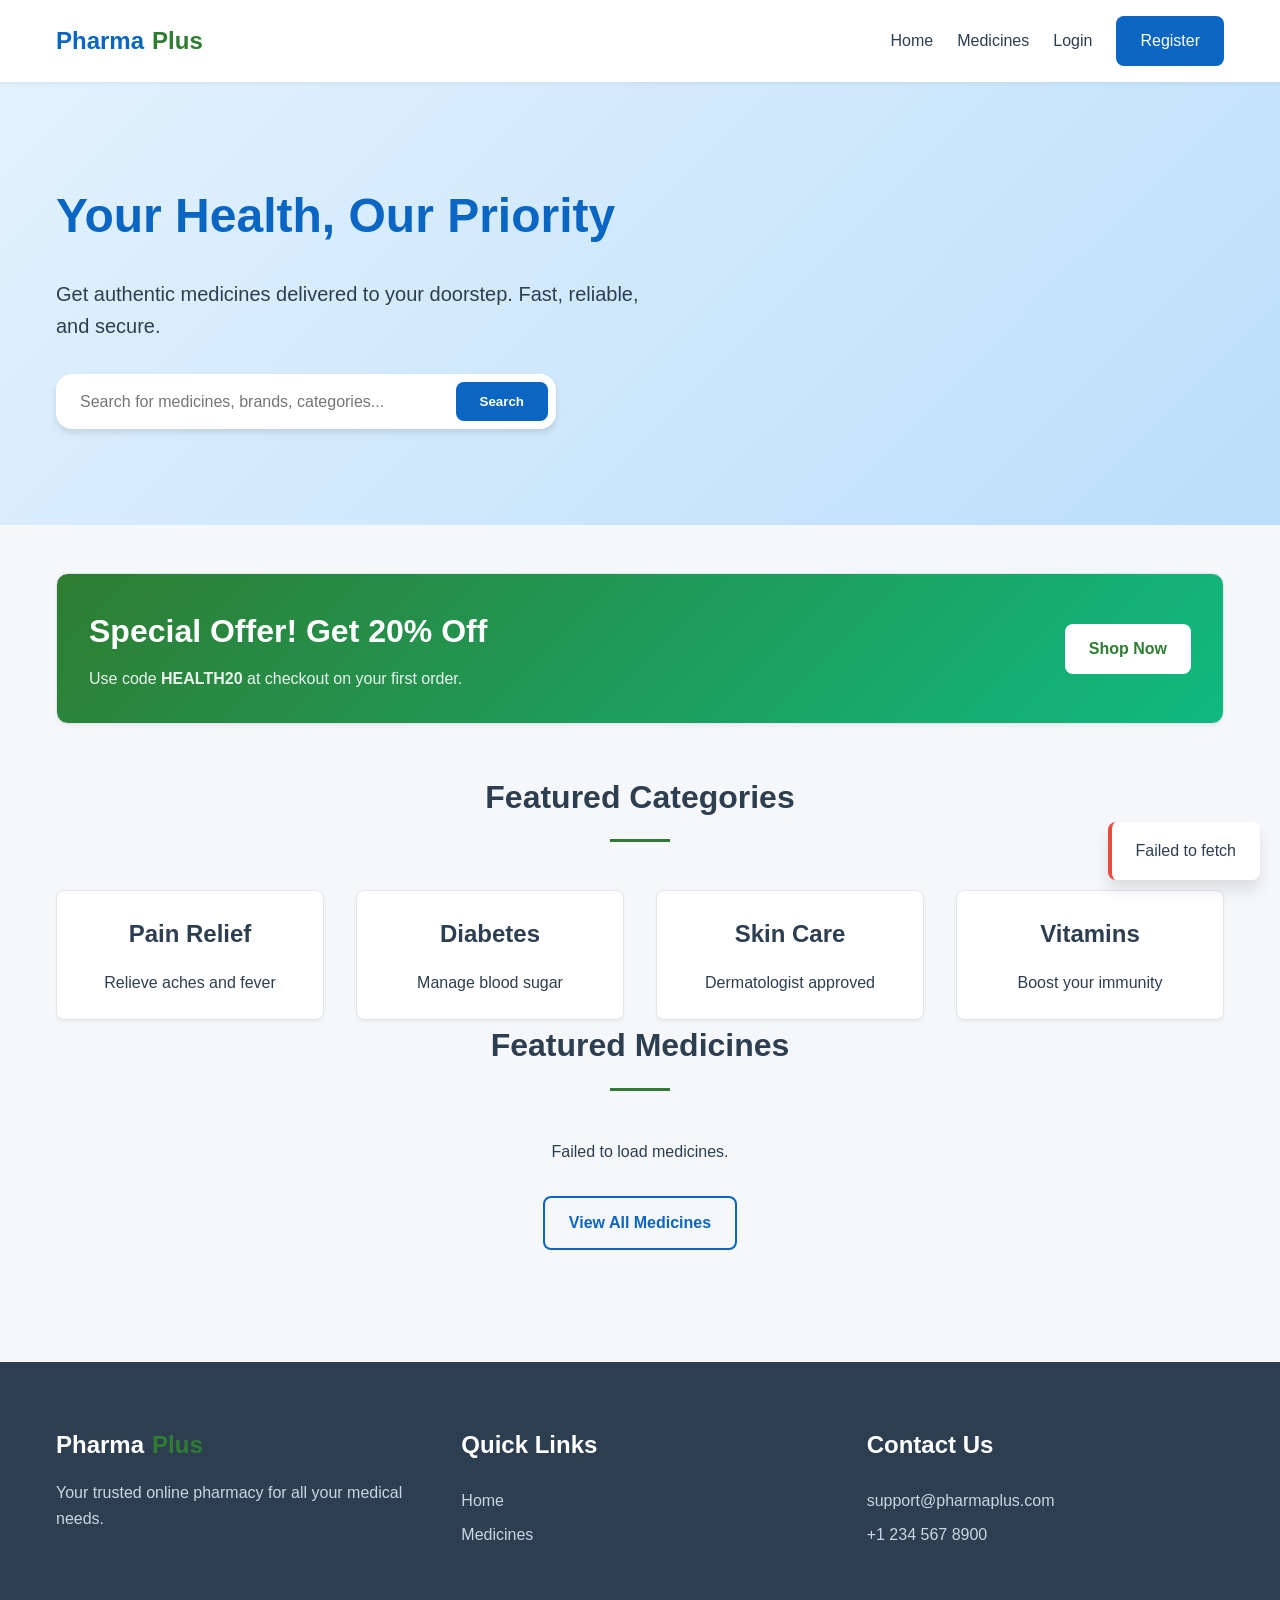
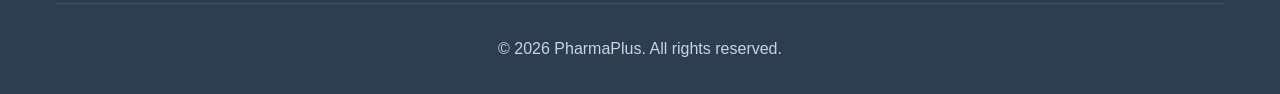
<file: frontend/index.html>
<!DOCTYPE html>
<html lang="en">
<head>
    <meta charset="UTF-8">
    <meta name="viewport" content="width=device-width, initial-scale=1.0">
    <title>Pharmacy Management Website</title>
    <link rel="stylesheet" href="css/index.css">
</head>
<body>
    <nav class="navbar">
        <div class="container nav-container">
            <a href="index.html" class="logo">Pharma<span>Plus</span></a>
            <div class="nav-links">
                <a href="index.html">Home</a>
                <a href="medicines.html">Medicines</a>
                <a href="cart.html" class="auth-only hidden cart-icon">Cart <span id="cart-badge" class="cart-badge hidden">0</span></a>
                <a href="orders.html" class="auth-only hidden">Orders</a>
                <a href="login.html" class="guest-only">Login</a>
                <a href="register.html" class="guest-only btn btn-primary" style="color: white;">Register</a>
                <a href="admin-dashboard.html" class="admin-only hidden">Admin</a>
                <a href="#" class="auth-only hidden logout-btn">Logout</a>
                <a href="profile.html" class="auth-only hidden user-name" style="font-weight: bold; color: var(--primary-green);"></a>
            </div>
        </div>
    </nav>

    <header class="hero">
        <div class="container d-flex align-items-center justify-content-between">
            <div class="hero-content">
                <h1>Your Health, Our Priority</h1>
                <p>Get authentic medicines delivered to your doorstep. Fast, reliable, and secure.</p>
                <div class="search-bar">
                    <input type="text" id="home-search" placeholder="Search for medicines, brands, categories...">
                    <button class="btn btn-primary" onclick="window.location.href='medicines.html'">Search</button>
                </div>
            </div>
            <div class="hero-shape"></div>
        </div>
    </header>

    <section class="container py-5">
        <div class="card" style="background: linear-gradient(135deg, var(--primary-green) 0%, #10b981 100%); color: white; padding: 2rem; border-radius: 12px; margin-bottom: 3rem;">
            <div class="d-flex justify-content-between align-items-center">
                <div>
                    <h2 style="color: white; margin-bottom: 0.5rem;">Special Offer! Get 20% Off</h2>
                    <p style="color: rgba(255,255,255,0.9);">Use code <strong>HEALTH20</strong> at checkout on your first order.</p>
                </div>
                <a href="medicines.html" class="btn" style="background: white; color: var(--primary-green);">Shop Now</a>
            </div>
        </div>

        <h2 class="section-title">Featured Categories</h2>
        <div class="grid mb-5" style="grid-template-columns: repeat(auto-fit, minmax(200px, 1fr));">
            <div class="card text-center" style="cursor: pointer;" onclick="window.location.href='medicines.html'">
                <h3>Pain Relief</h3>
                <p>Relieve aches and fever</p>
            </div>
            <div class="card text-center" style="cursor: pointer;" onclick="window.location.href='medicines.html'">
                <h3>Diabetes</h3>
                <p>Manage blood sugar</p>
            </div>
            <div class="card text-center" style="cursor: pointer;" onclick="window.location.href='medicines.html'">
                <h3>Skin Care</h3>
                <p>Dermatologist approved</p>
            </div>
            <div class="card text-center" style="cursor: pointer;" onclick="window.location.href='medicines.html'">
                <h3>Vitamins</h3>
                <p>Boost your immunity</p>
            </div>
        </div>

        <h2 class="section-title">Featured Medicines</h2>
        <div class="grid" id="featured-medicines">
            <!-- Populated via JS -->
            <div class="loader"></div>
        </div>
        <div class="text-center mt-4">
            <a href="medicines.html" class="btn btn-outline">View All Medicines</a>
        </div>
    </section>

    <footer>
        <div class="container">
            <div class="footer-grid">
                <div class="footer-col">
                    <a href="index.html" class="logo" style="color:white;">Pharma<span style="color:var(--primary-green);">Plus</span></a>
                    <p class="mt-2" style="color:#cbd5e1;">Your trusted online pharmacy for all your medical needs.</p>
                </div>
                <div class="footer-col footer-links">
                    <h3>Quick Links</h3>
                    <a href="index.html">Home</a>
                    <a href="medicines.html">Medicines</a>
                </div>
                <div class="footer-col footer-links">
                    <h3>Contact Us</h3>
                    <a href="#">support@pharmaplus.com</a>
                    <a href="#">+1 234 567 8900</a>
                </div>
            </div>
            <div class="footer-bottom">
                &copy; 2026 PharmaPlus. All rights reserved.
            </div>
        </div>
    </footer>

    <script src="js/script.js"></script>
    <script>
        document.addEventListener('DOMContentLoaded', async () => {
            const container = document.getElementById('featured-medicines');
            try {
                const meds = await fetchAPI('/medicines');
                container.innerHTML = meds.slice(0, 4).map(med => `
                    <div class="card medicine-card">
                        <img src="${med.image || 'https://via.placeholder.com/200'}" alt="${med.medicineName}" class="medicine-img">
                        <h3 class="medicine-title">${med.medicineName}</h3>
                        <p class="medicine-category">${med.category}</p>
                        <div class="medicine-price">₹${med.price.toFixed(2)}</div>
                        <button class="btn btn-primary" onclick="addToCart('${med._id}')">Add to Cart</button>
                    </div>
                `).join('');
            } catch (e) {
                container.innerHTML = '<p class="text-center">Failed to load medicines.</p>';
            }
        });
    </script>
</body>
</html>
</file>
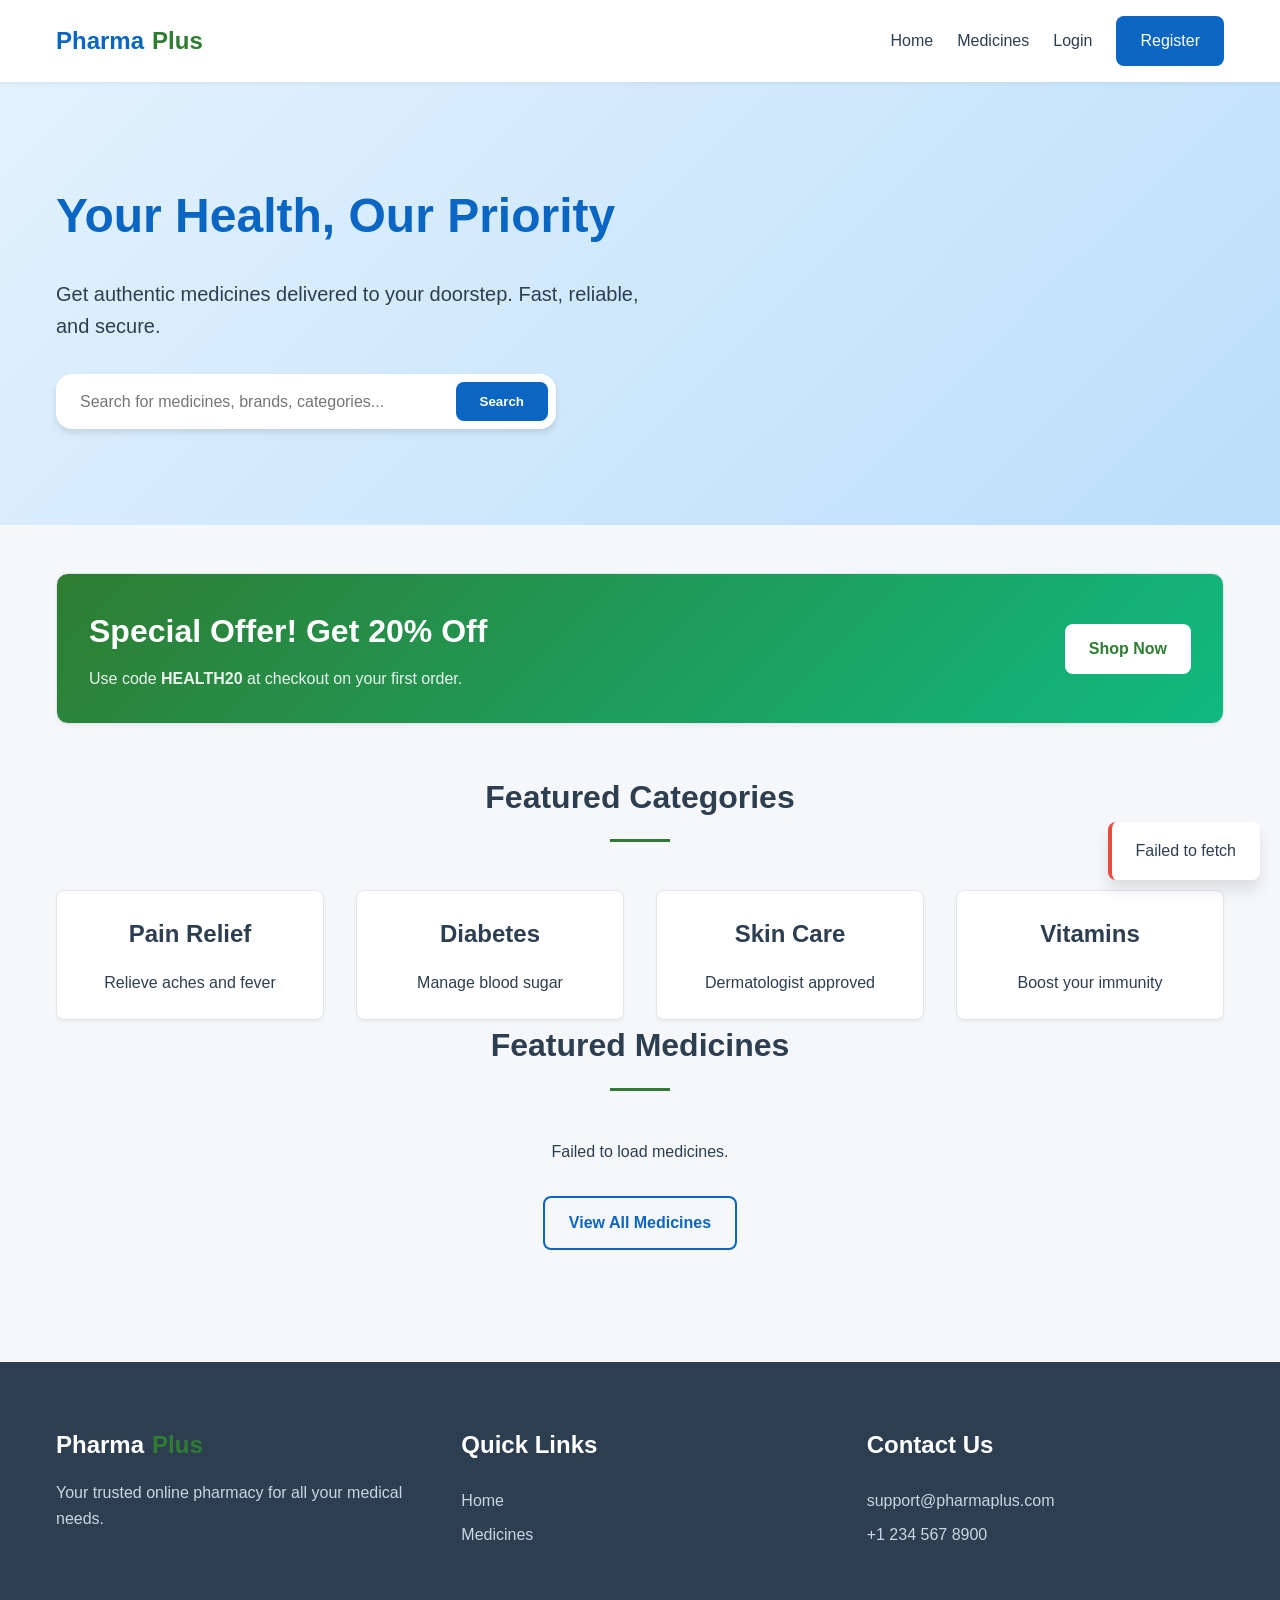
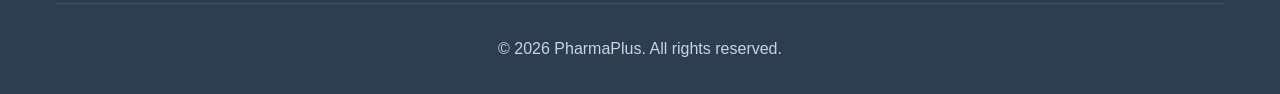
<file: frontend/admin-categories.html>
<!DOCTYPE html>
<html lang="en">
<head>
    <meta charset="UTF-8">
    <meta name="viewport" content="width=device-width, initial-scale=1.0">
    <title>Manage Categories - PharmaPlus</title>
    <link rel="stylesheet" href="css/index.css">
</head>
<body>
    <nav class="navbar">
        <div class="container nav-container">
            <a href="index.html" class="logo">Pharma<span>Admin</span></a>
            <div class="nav-links">
                <a href="#" class="logout-btn">Logout</a>
            </div>
        </div>
    </nav>

    <div class="dashboard-layout">
        <aside class="sidebar">
            <div class="sidebar-menu">
                <a href="admin-dashboard.html">Dashboard</a>
                <a href="admin-medicines.html">Medicines</a>
                <a href="admin-categories.html" class="active">Categories</a>
                <a href="admin-orders.html">Orders</a>
                <a href="admin-users.html">Users</a>
            </div>
        </aside>
        
        <main class="main-content">
            <div class="d-flex justify-content-between align-items-center mb-4">
                <h2>Manage Categories</h2>
                <button class="btn btn-primary" onclick="document.getElementById('add-cat-modal').classList.remove('hidden')">Add Category</button>
            </div>
            
            <div class="card table-responsive">
                <table>
                    <thead>
                        <tr>
                            <th>Category Name</th>
                            <th>Description</th>
                            <th>Actions</th>
                        </tr>
                    </thead>
                    <tbody id="cat-table">
                        <!-- Populated by JS -->
                    </tbody>
                </table>
            </div>

            <!-- Add Modal -->
            <div id="add-cat-modal" class="hidden" style="position:fixed; top:0; left:0; width:100%; height:100%; background:rgba(0,0,0,0.5); display:flex; justify-content:center; align-items:center; z-index:9999;">
                <div class="card" style="width: 400px;">
                    <h3 class="mb-3">Add Category</h3>
                    <form id="add-cat-form">
                        <div class="form-group">
                            <label class="form-label">Category Name</label>
                            <input type="text" name="categoryName" class="form-control" required>
                        </div>
                        <div class="form-group">
                            <label class="form-label">Description</label>
                            <textarea name="description" class="form-control"></textarea>
                        </div>
                        <div class="d-flex gap-2 mt-3">
                            <button type="submit" class="btn btn-success flex-1">Save</button>
                            <button type="button" class="btn btn-danger flex-1" onclick="document.getElementById('add-cat-modal').classList.add('hidden')">Cancel</button>
                        </div>
                    </form>
                </div>
            </div>

        </main>
    </div>

    <script src="js/script.js"></script>
    <script>
        document.addEventListener('DOMContentLoaded', () => {
            if(!isAdmin()) return window.location.href = 'index.html';
            loadTable();

            document.getElementById('add-cat-form').addEventListener('submit', async (e) => {
                e.preventDefault();
                const data = Object.fromEntries(new FormData(e.target));
                try {
                    await fetchAPI('/categories', { method: 'POST', body: JSON.stringify(data) });
                    showToast('Category added successfully');
                    document.getElementById('add-cat-modal').classList.add('hidden');
                    e.target.reset();
                    loadTable();
                } catch(e) {}
            });
        });

        async function loadTable() {
            const tbody = document.getElementById('cat-table');
            try {
                const cats = await fetchAPI('/categories');
                tbody.innerHTML = cats.map(cat => `
                    <tr>
                        <td>${cat.categoryName}</td>
                        <td>${cat.description}</td>
                        <td>
                            <button class="btn btn-danger" onclick="deleteCat('${cat._id}')" style="padding: 0.25rem 0.5rem; font-size: 0.8rem;">Delete</button>
                        </td>
                    </tr>
                `).join('');
            } catch (e) {
                tbody.innerHTML = '<tr><td colspan="3">Failed to load</td></tr>';
            }
        }

        async function deleteCat(id) {
            if(!confirm('Are you sure you want to delete this category?')) return;
            try {
                await fetchAPI(`/categories/${id}`, { method: 'DELETE' });
                showToast('Deleted');
                loadTable();
            } catch(e) {}
        }
    </script>
</body>
</html>
</file>
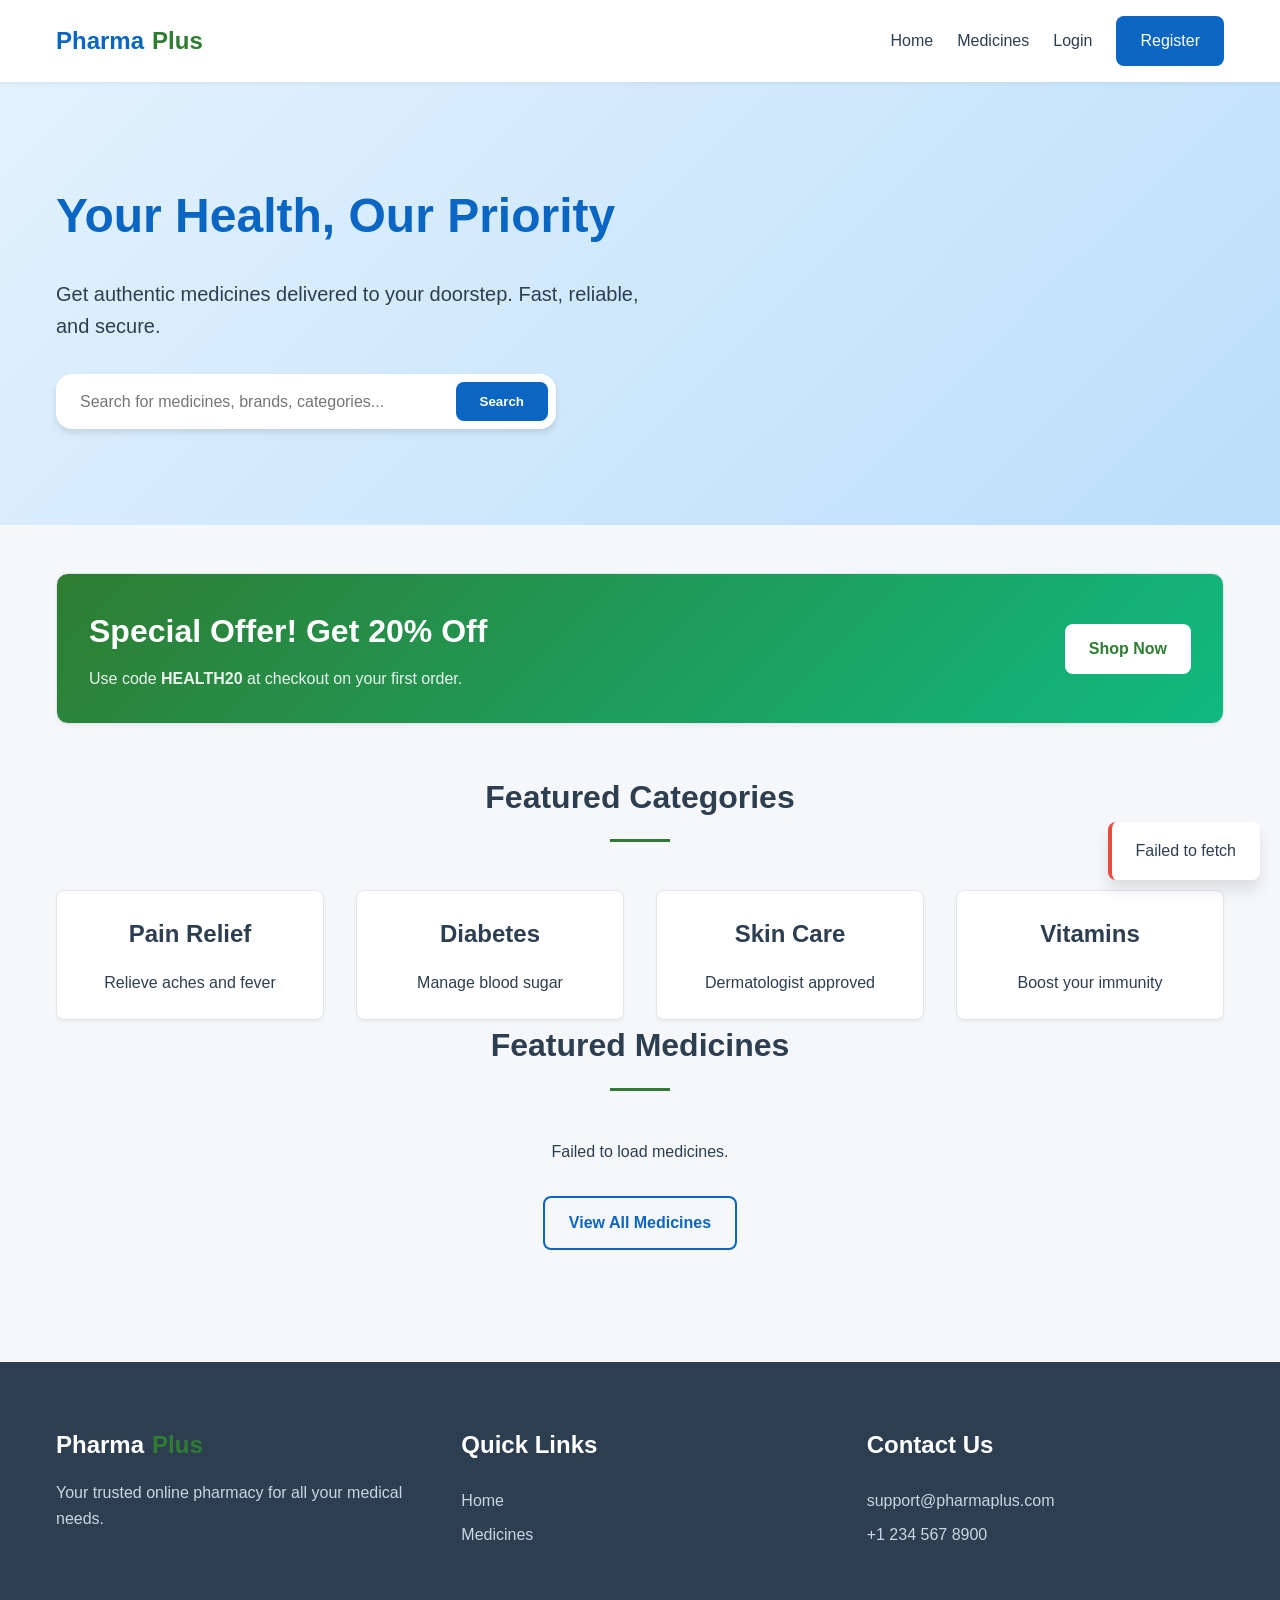
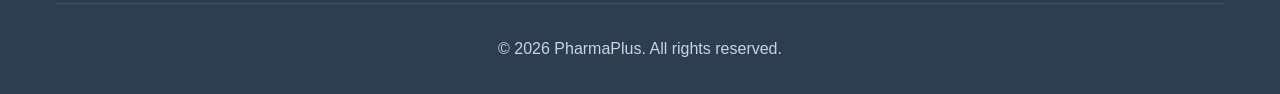
<file: frontend/admin-dashboard.html>
<!DOCTYPE html>
<html lang="en">
<head>
    <meta charset="UTF-8">
    <meta name="viewport" content="width=device-width, initial-scale=1.0">
    <title>Admin Dashboard - PharmaPlus</title>
    <link rel="stylesheet" href="css/index.css">
</head>
<body>
    <nav class="navbar">
        <div class="container nav-container">
            <a href="index.html" class="logo">Pharma<span>Admin</span></a>
            <div class="nav-links">
                <a href="#" class="logout-btn">Logout</a>
            </div>
        </div>
    </nav>

    <div class="dashboard-layout">
        <aside class="sidebar">
            <div class="sidebar-menu">
                <a href="admin-dashboard.html" class="active">Dashboard</a>
                <a href="admin-medicines.html">Medicines</a>
                <a href="admin-categories.html">Categories</a>
                <a href="admin-orders.html">Orders</a>
                <a href="admin-users.html">Users</a>
            </div>
        </aside>
        
        <main class="main-content">
            <h2 class="mb-4">Dashboard Overview</h2>
            
            <div class="grid" id="stats-grid">
                <div class="loader"></div>
            </div>

            <h3 class="mt-5 mb-3">Recent Orders</h3>
            <div class="card table-responsive">
                <table>
                    <thead>
                        <tr>
                            <th>Order ID</th>
                            <th>Customer</th>
                            <th>Amount</th>
                            <th>Status</th>
                            <th>Date</th>
                        </tr>
                    </thead>
                    <tbody id="recent-orders-table">
                        <!-- Populated by JS -->
                    </tbody>
                </table>
            </div>
        </main>
    </div>

    <script src="js/script.js"></script>
    <script>
        function initAdminDashboard() {
            if(!isAdmin()) {
                window.location.href = 'index.html';
                return;
            }
            
            fetchAPI('/dashboard').then(data => {
                document.getElementById('stats-grid').innerHTML = `
                    <div class="card text-center">
                        <h3>Total Medicines</h3>
                        <p style="font-size: 2.5rem; color: var(--primary-blue); font-weight: bold;">${data.totalMedicines}</p>
                    </div>
                    <div class="card text-center">
                        <h3>Total Categories</h3>
                        <p style="font-size: 2.5rem; color: var(--primary-blue); font-weight: bold;">${data.totalCategories}</p>
                    </div>
                    <div class="card text-center">
                        <h3>Total Users</h3>
                        <p style="font-size: 2.5rem; color: var(--primary-green); font-weight: bold;">${data.totalUsers}</p>
                    </div>
                    <div class="card text-center">
                        <h3>Total Orders</h3>
                        <p style="font-size: 2.5rem; color: var(--warning); font-weight: bold;">${data.totalOrders}</p>
                    </div>
                    <div class="card text-center">
                        <h3>Total Revenue</h3>
                        <p style="font-size: 2.5rem; color: var(--success); font-weight: bold;">₹${data.revenue.toFixed(2)}</p>
                    </div>
                    <div class="card text-center" style="border: 2px solid var(--danger);">
                        <h3 style="color: var(--danger);">Low Stock Alerts</h3>
                        <p style="font-size: 2.5rem; color: var(--danger); font-weight: bold;">${data.lowStockMedicines.length}</p>
                    </div>
                `;

                document.getElementById('recent-orders-table').innerHTML = data.recentOrders.map(order => `
                    <tr>
                        <td>#${order._id.substring(0,8)}</td>
                        <td>${order.user?.name || 'Unknown'}</td>
                        <td>₹${order.totalAmount.toFixed(2)}</td>
                        <td><span class="badge badge-${order.status.toLowerCase()}">${order.status}</span></td>
                        <td>${new Date(order.createdAt).toLocaleDateString()}</td>
                    </tr>
                `).join('');
                
                // Add Low Stock Medicines Table if they exist
                if (data.lowStockMedicines.length > 0) {
                    const lowStockHtml = `
                        <h3 class="mt-5 mb-3" style="color: var(--danger);">Low Stock Medicines</h3>
                        <div class="card table-responsive" style="border-left: 4px solid var(--danger);">
                            <table>
                                <thead>
                                    <tr>
                                        <th>Medicine Name</th>
                                        <th>Brand</th>
                                        <th>Current Stock</th>
                                        <th>Price</th>
                                    </tr>
                                </thead>
                                <tbody>
                                    ${data.lowStockMedicines.map(med => `
                                        <tr>
                                            <td><strong>${med.medicineName}</strong></td>
                                            <td>${med.brand}</td>
                                            <td style="color: var(--danger); font-weight: bold;">${med.stock}</td>
                                            <td>₹${med.price.toFixed(2)}</td>
                                        </tr>
                                    `).join('')}
                                </tbody>
                            </table>
                        </div>
                    `;
                    document.querySelector('.main-content').insertAdjacentHTML('beforeend', lowStockHtml);
                }
            }).catch(e => {
                showToast('Failed to load dashboard data', 'error');
            });
        }
    </script>
</body>
</html>
</file>
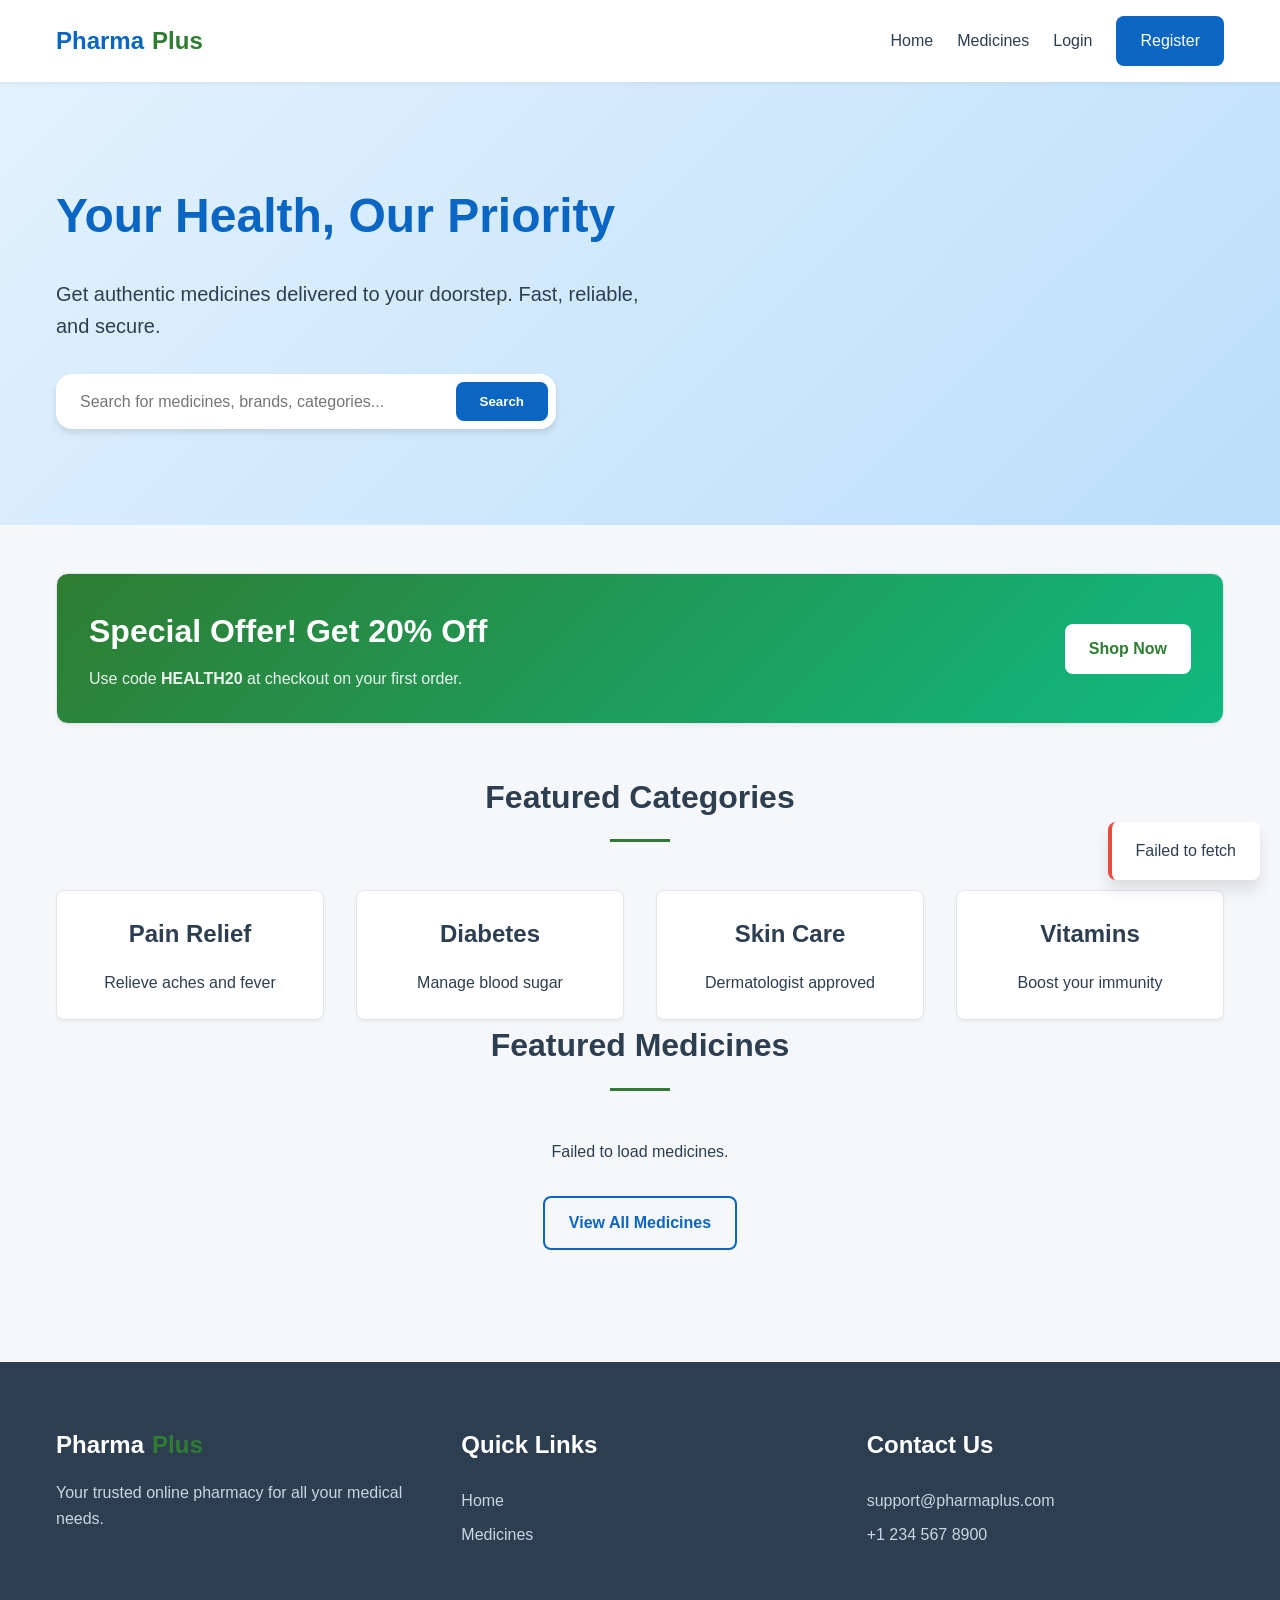
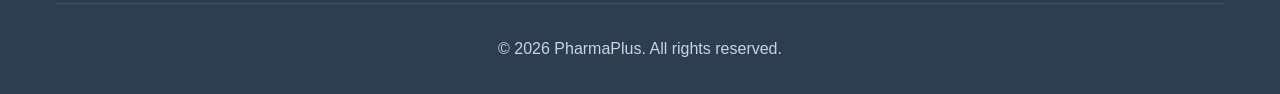
<file: frontend/admin-medicines.html>
<!DOCTYPE html>
<html lang="en">
<head>
    <meta charset="UTF-8">
    <meta name="viewport" content="width=device-width, initial-scale=1.0">
    <title>Manage Medicines - PharmaPlus</title>
    <link rel="stylesheet" href="css/index.css">
</head>
<body>
    <nav class="navbar">
        <div class="container nav-container">
            <a href="index.html" class="logo">Pharma<span>Admin</span></a>
            <div class="nav-links">
                <a href="#" class="logout-btn">Logout</a>
            </div>
        </div>
    </nav>

    <div class="dashboard-layout">
        <aside class="sidebar">
            <div class="sidebar-menu">
                <a href="admin-dashboard.html">Dashboard</a>
                <a href="admin-medicines.html" class="active">Medicines</a>
                <a href="admin-categories.html">Categories</a>
                <a href="admin-orders.html">Orders</a>
                <a href="admin-users.html">Users</a>
            </div>
        </aside>
        
        <main class="main-content">
            <div class="d-flex justify-content-between align-items-center mb-4">
                <h2>Manage Medicines</h2>
                <button class="btn btn-primary" onclick="document.getElementById('add-med-modal').classList.remove('hidden')">Add Medicine</button>
            </div>
            
            <div class="card table-responsive">
                <table>
                    <thead>
                        <tr>
                            <th>Image</th>
                            <th>Name</th>
                            <th>Category</th>
                            <th>Price</th>
                            <th>Stock</th>
                            <th>Actions</th>
                        </tr>
                    </thead>
                    <tbody id="medicines-table">
                        <div class="loader"></div>
                    </tbody>
                </table>
            </div>

            <!-- Add Modal -->
            <div id="add-med-modal" class="hidden" style="position:fixed; top:0; left:0; width:100%; height:100%; background:rgba(0,0,0,0.5); display:flex; justify-content:center; align-items:center; z-index:9999;">
                <div class="card" style="width: 500px; max-height: 90vh; overflow-y: auto;">
                    <h3 class="mb-3">Add Medicine</h3>
                    <form id="add-med-form">
                        <div class="form-group">
                            <label class="form-label">Name</label>
                            <input type="text" name="medicineName" class="form-control" required>
                        </div>
                        <div class="form-group">
                            <label class="form-label">Category</label>
                            <input type="text" name="category" class="form-control" required>
                        </div>
                        <div class="form-group">
                            <label class="form-label">Brand</label>
                            <input type="text" name="brand" class="form-control">
                        </div>
                        <div class="d-flex gap-2">
                            <div class="form-group" style="flex:1;">
                                <label class="form-label">Price</label>
                                <input type="number" step="0.01" name="price" class="form-control" required>
                            </div>
                            <div class="form-group" style="flex:1;">
                                <label class="form-label">Stock</label>
                                <input type="number" name="stock" class="form-control" required>
                            </div>
                        </div>
                        <div class="form-group">
                            <label class="form-label">Description</label>
                            <textarea name="description" class="form-control"></textarea>
                        </div>
                        <div class="form-group">
                            <label class="form-label">Image URL</label>
                            <input type="text" name="image" class="form-control">
                        </div>
                        <div class="d-flex gap-2 mt-3">
                            <button type="submit" class="btn btn-success flex-1">Save</button>
                            <button type="button" class="btn btn-danger flex-1" onclick="document.getElementById('add-med-modal').classList.add('hidden')">Cancel</button>
                        </div>
                    </form>
                </div>
            </div>

        </main>
    </div>

    <script src="js/script.js"></script>
    <script>
        function initAdminMedicines() {
            if(!isAdmin()) return window.location.href = 'index.html';
            loadTable();

            document.getElementById('add-med-form').addEventListener('submit', async (e) => {
                e.preventDefault();
                const data = Object.fromEntries(new FormData(e.target));
                try {
                    await fetchAPI('/medicines', { method: 'POST', body: JSON.stringify(data) });
                    showToast('Medicine added successfully');
                    document.getElementById('add-med-modal').classList.add('hidden');
                    e.target.reset();
                    loadTable();
                } catch(e) {}
            });
        }

        async function loadTable() {
            const tbody = document.getElementById('medicines-table');
            try {
                const meds = await fetchAPI('/medicines');
                tbody.innerHTML = meds.map(med => `
                    <tr>
                        <td><img src="${med.image || 'https://via.placeholder.com/50'}" style="width:50px; height:50px; object-fit:cover;"></td>
                        <td>${med.medicineName}</td>
                        <td>${med.category}</td>
                        <td>$${med.price.toFixed(2)}</td>
                        <td>${med.stock}</td>
                        <td>
                            <button class="btn btn-danger" onclick="deleteMed('${med._id}')" style="padding: 0.25rem 0.5rem; font-size: 0.8rem;">Delete</button>
                        </td>
                    </tr>
                `).join('');
            } catch (e) {
                tbody.innerHTML = '<tr><td colspan="6">Failed to load</td></tr>';
            }
        }

        async function deleteMed(id) {
            if(!confirm('Are you sure you want to delete this medicine?')) return;
            try {
                await fetchAPI(`/medicines/${id}`, { method: 'DELETE' });
                showToast('Deleted');
                loadTable();
            } catch(e) {}
        }
    </script>
</body>
</html>
</file>
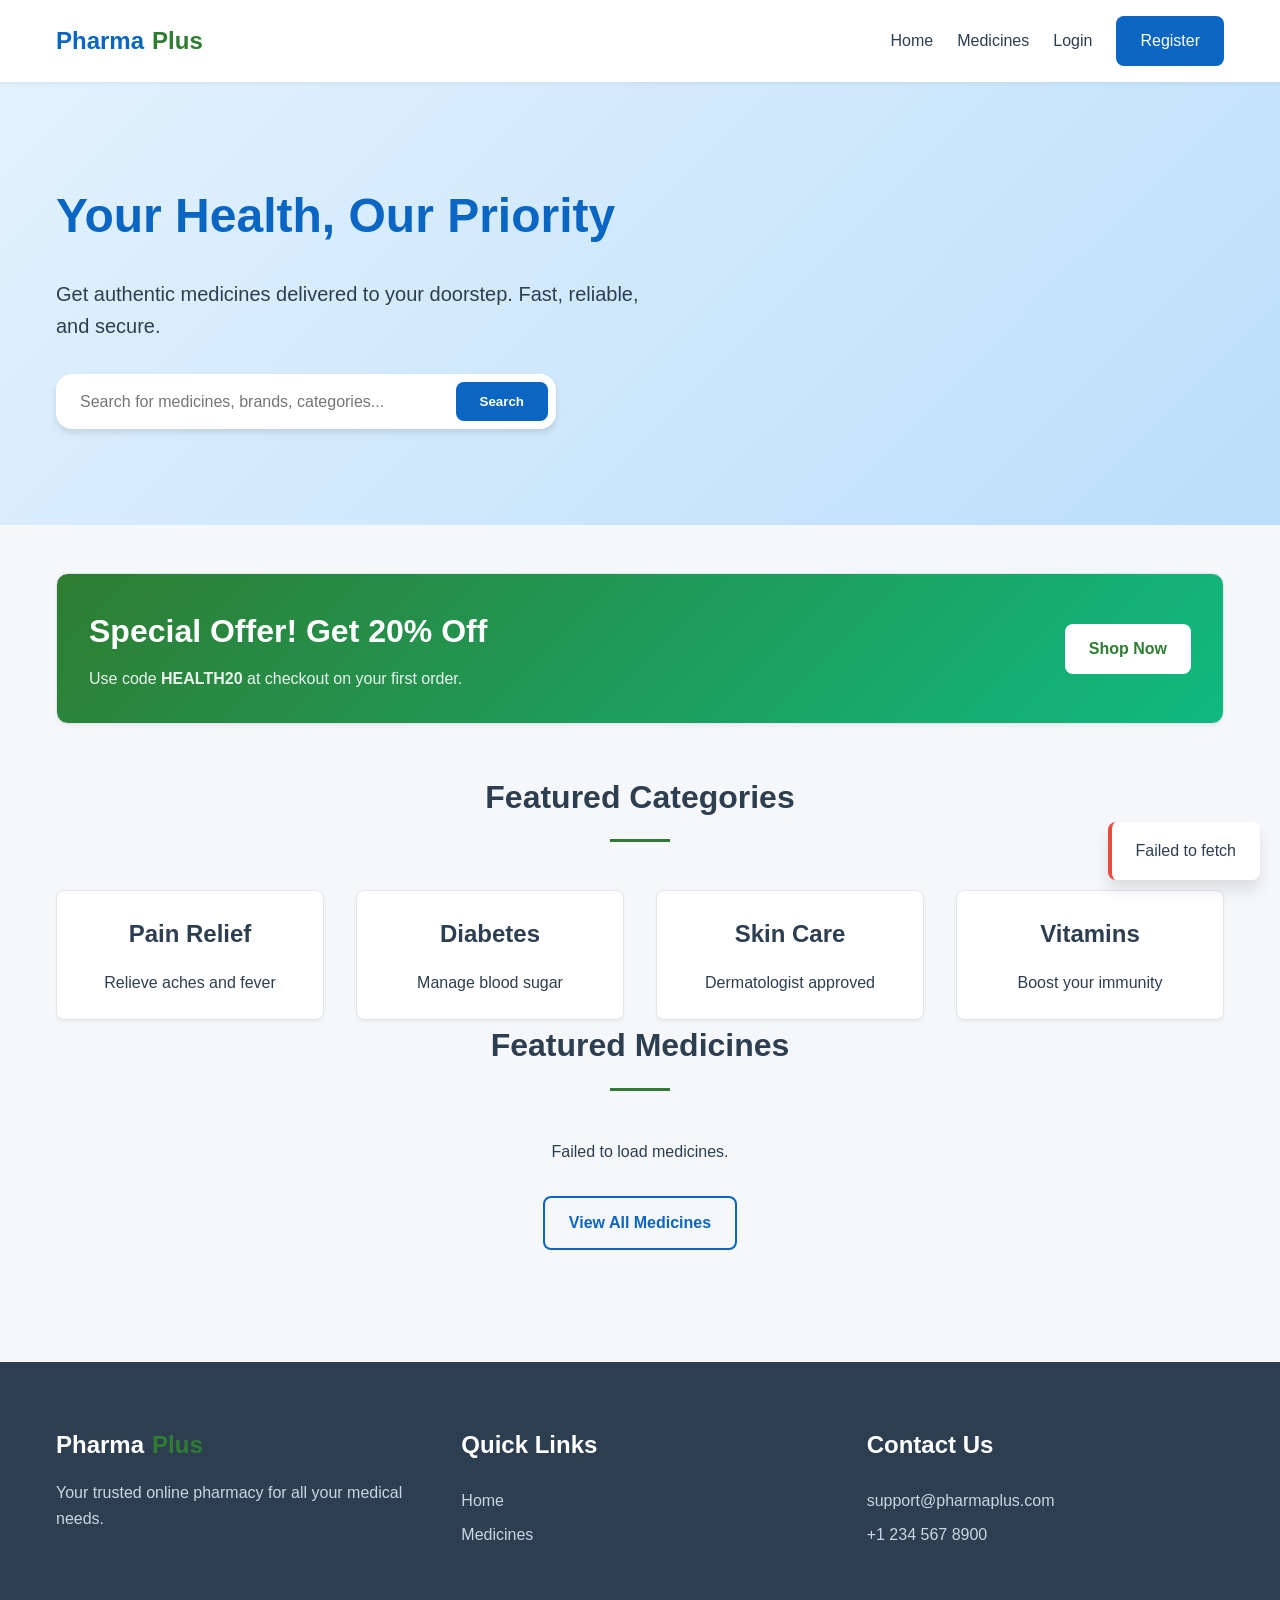
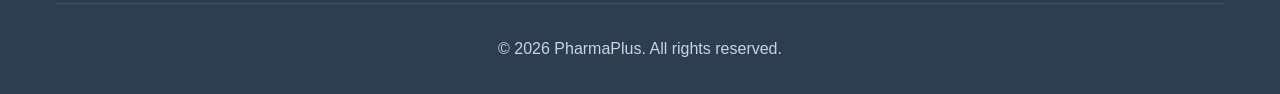
<file: frontend/admin-orders.html>
<!DOCTYPE html>
<html lang="en">
<head>
    <meta charset="UTF-8">
    <meta name="viewport" content="width=device-width, initial-scale=1.0">
    <title>Manage Orders - PharmaPlus</title>
    <link rel="stylesheet" href="css/index.css">
</head>
<body>
    <nav class="navbar">
        <div class="container nav-container">
            <a href="index.html" class="logo">Pharma<span>Admin</span></a>
            <div class="nav-links">
                <a href="#" class="logout-btn">Logout</a>
            </div>
        </div>
    </nav>

    <div class="dashboard-layout">
        <aside class="sidebar">
            <div class="sidebar-menu">
                <a href="admin-dashboard.html">Dashboard</a>
                <a href="admin-medicines.html">Medicines</a>
                <a href="admin-categories.html">Categories</a>
                <a href="admin-orders.html" class="active">Orders</a>
                <a href="admin-users.html">Users</a>
            </div>
        </aside>
        
        <main class="main-content">
            <h2 class="mb-4">Manage Orders</h2>
            
            <div class="card table-responsive">
                <table>
                    <thead>
                        <tr>
                            <th>Order ID</th>
                            <th>Customer</th>
                            <th>Date</th>
                            <th>Total</th>
                            <th>Status</th>
                            <th>Update Status</th>
                        </tr>
                    </thead>
                    <tbody id="orders-table">
                        <!-- Populated by JS -->
                    </tbody>
                </table>
            </div>

        </main>
    </div>

    <script src="js/script.js"></script>
    <script>
        document.addEventListener('DOMContentLoaded', () => {
            if(!isAdmin()) return window.location.href = 'index.html';
            loadTable();
        });

        async function loadTable() {
            const tbody = document.getElementById('orders-table');
            try {
                const orders = await fetchAPI('/orders');
                const statuses = ['Pending', 'Confirmed', 'Packed', 'Dispatched', 'Delivered', 'Cancelled'];
                tbody.innerHTML = orders.map(order => `
                    <tr>
                        <td>#${order._id.substring(0,8)}</td>
                        <td>${order.user?.name || 'Unknown'}<br><small>${order.user?.email}</small></td>
                        <td>${new Date(order.createdAt).toLocaleDateString()}</td>
                        <td>$${order.totalAmount.toFixed(2)}</td>
                        <td><span class="badge badge-${order.status.toLowerCase()}">${order.status}</span></td>
                        <td>
                            <select onchange="updateOrderStatus('${order._id}', this.value)" style="padding: 0.25rem;">
                                ${statuses.map(s => `<option value="${s}" ${order.status === s ? 'selected' : ''}>${s}</option>`).join('')}
                            </select>
                        </td>
                    </tr>
                `).join('');
            } catch (e) {
                tbody.innerHTML = '<tr><td colspan="6">Failed to load</td></tr>';
            }
        }

        async function updateOrderStatus(id, status) {
            try {
                await fetchAPI(`/orders/${id}`, { 
                    method: 'PUT',
                    body: JSON.stringify({ status })
                });
                showToast('Order status updated');
                loadTable();
            } catch(e) {}
        }
    </script>
</body>
</html>
</file>
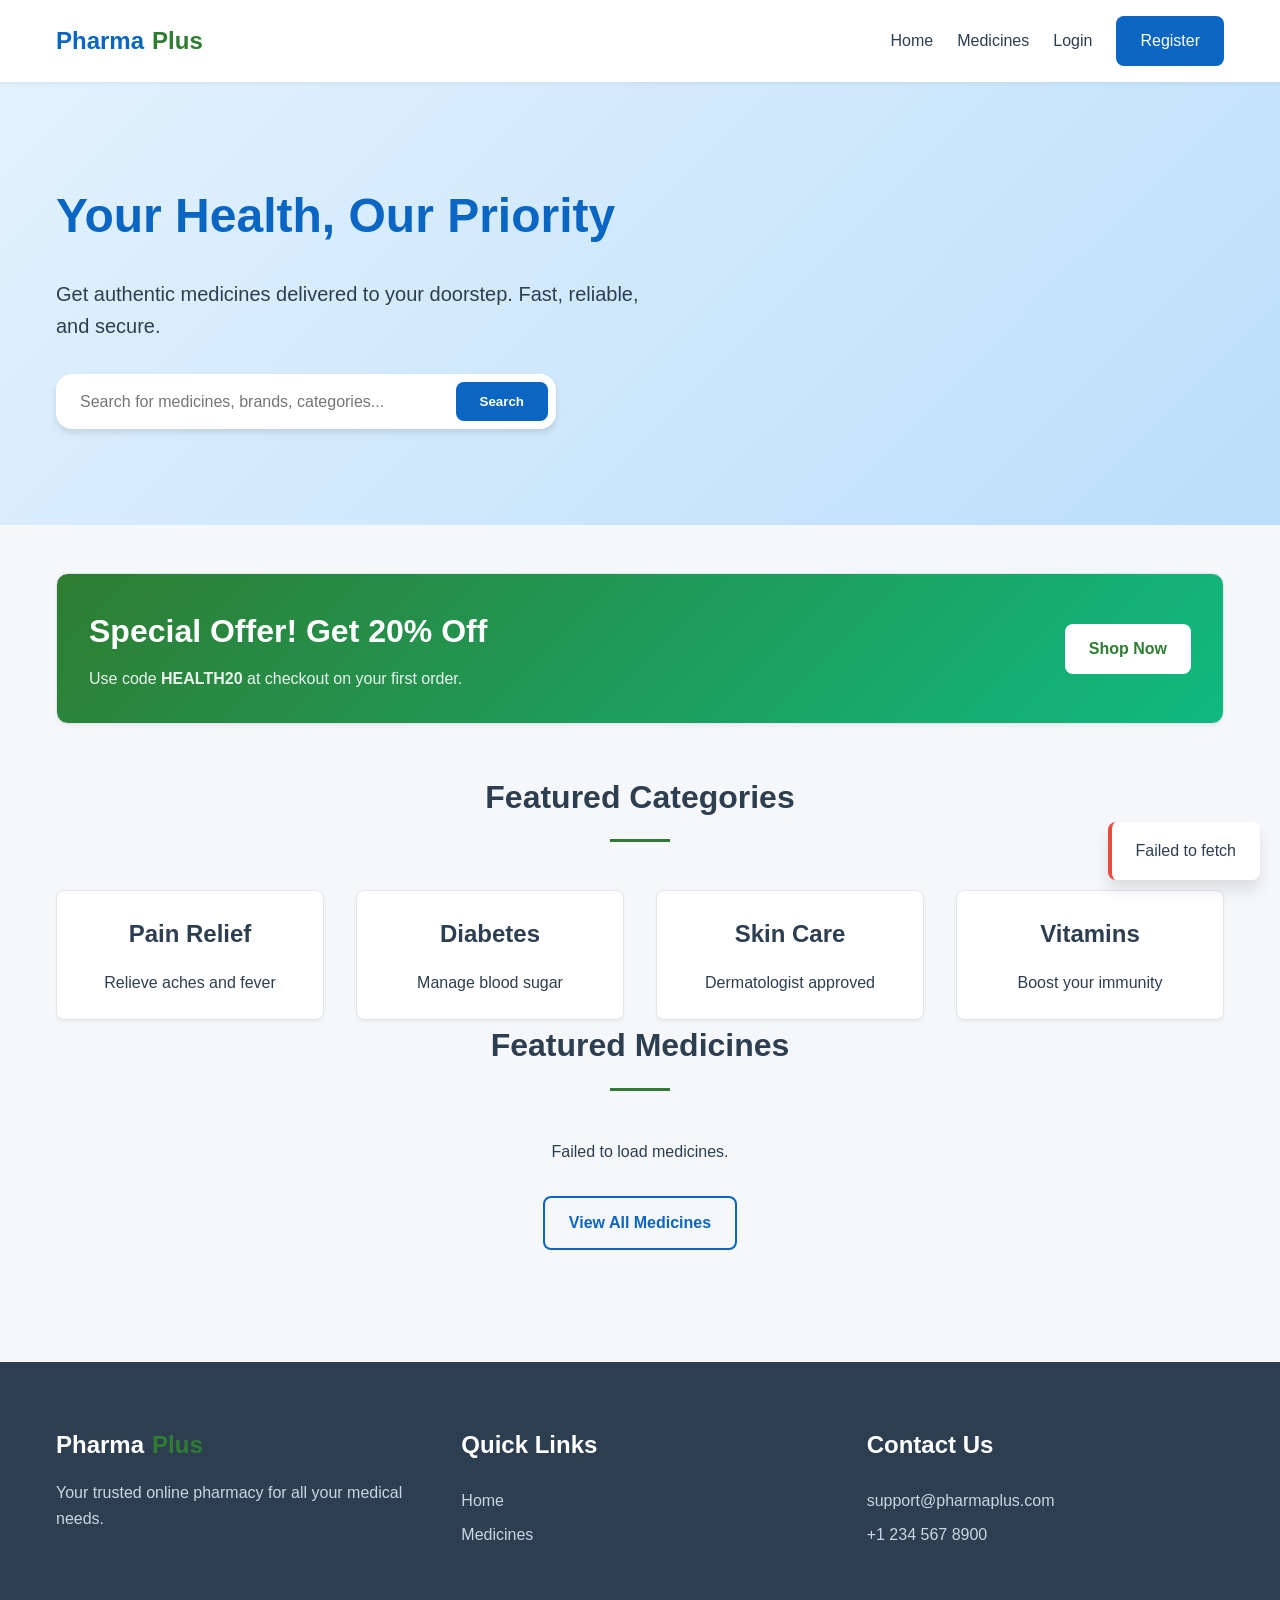
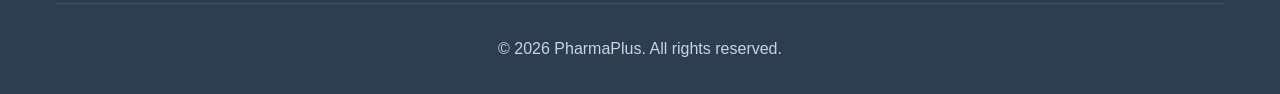
<file: frontend/admin-users.html>
<!DOCTYPE html>
<html lang="en">
<head>
    <meta charset="UTF-8">
    <meta name="viewport" content="width=device-width, initial-scale=1.0">
    <title>Manage Users - PharmaPlus</title>
    <link rel="stylesheet" href="css/index.css">
</head>
<body>
    <nav class="navbar">
        <div class="container nav-container">
            <a href="index.html" class="logo">Pharma<span>Admin</span></a>
            <div class="nav-links">
                <a href="#" class="logout-btn">Logout</a>
            </div>
        </div>
    </nav>

    <div class="dashboard-layout">
        <aside class="sidebar">
            <div class="sidebar-menu">
                <a href="admin-dashboard.html">Dashboard</a>
                <a href="admin-medicines.html">Medicines</a>
                <a href="admin-categories.html">Categories</a>
                <a href="admin-orders.html">Orders</a>
                <a href="admin-users.html" class="active">Users</a>
            </div>
        </aside>
        
        <main class="main-content">
            <h2 class="mb-4">Manage Users</h2>
            
            <div class="card table-responsive">
                <table>
                    <thead>
                        <tr>
                            <th>User ID</th>
                            <th>Name</th>
                            <th>Email</th>
                            <th>Phone</th>
                            <th>Status</th>
                            <th>Registered Date</th>
                            <th>Actions</th>
                        </tr>
                    </thead>
                    <tbody id="users-table">
                        <!-- Populated by JS -->
                    </tbody>
                </table>
            </div>

        </main>
    </div>

    <script src="js/script.js"></script>
    <script>
        document.addEventListener('DOMContentLoaded', () => {
            if(!isAdmin()) return window.location.href = 'index.html';
            loadTable();
        });

        async function loadTable() {
            const tbody = document.getElementById('users-table');
            try {
                const users = await fetchAPI('/dashboard/users');
                tbody.innerHTML = users.map(user => `
                    <tr>
                        <td>#${user._id.substring(0,8)}</td>
                        <td>${user.name}</td>
                        <td>${user.email}</td>
                        <td>${user.phone || 'N/A'}</td>
                        <td><span class="badge ${user.status === 'blocked' ? 'badge-cancelled' : 'badge-delivered'}">${user.status || 'active'}</span></td>
                        <td>${new Date(user.createdAt).toLocaleDateString()}</td>
                        <td>
                            <button class="btn btn-${user.status === 'blocked' ? 'success' : 'warning'}" onclick="toggleStatus('${user._id}')" style="padding: 0.25rem 0.5rem; font-size: 0.8rem; margin-right: 5px;">
                                ${user.status === 'blocked' ? 'Activate' : 'Block'}
                            </button>
                            <button class="btn btn-danger" onclick="deleteUser('${user._id}')" style="padding: 0.25rem 0.5rem; font-size: 0.8rem;">Delete</button>
                        </td>
                    </tr>
                `).join('');
            } catch (e) {
                tbody.innerHTML = '<tr><td colspan="7">Failed to load</td></tr>';
            }
        }

        async function deleteUser(id) {
            if(!confirm('Are you sure you want to delete this user?')) return;
            try {
                await fetchAPI(`/dashboard/users/${id}`, { method: 'DELETE' });
                showToast('User deleted');
                loadTable();
            } catch(e) {}
        }
        
        async function toggleStatus(id) {
            if(!confirm('Are you sure you want to change this user\'s status?')) return;
            try {
                await fetchAPI(`/dashboard/users/${id}/toggle-status`, { method: 'PUT' });
                showToast('User status updated');
                loadTable();
            } catch(e) {}
        }
    </script>
</body>
</html>
</file>
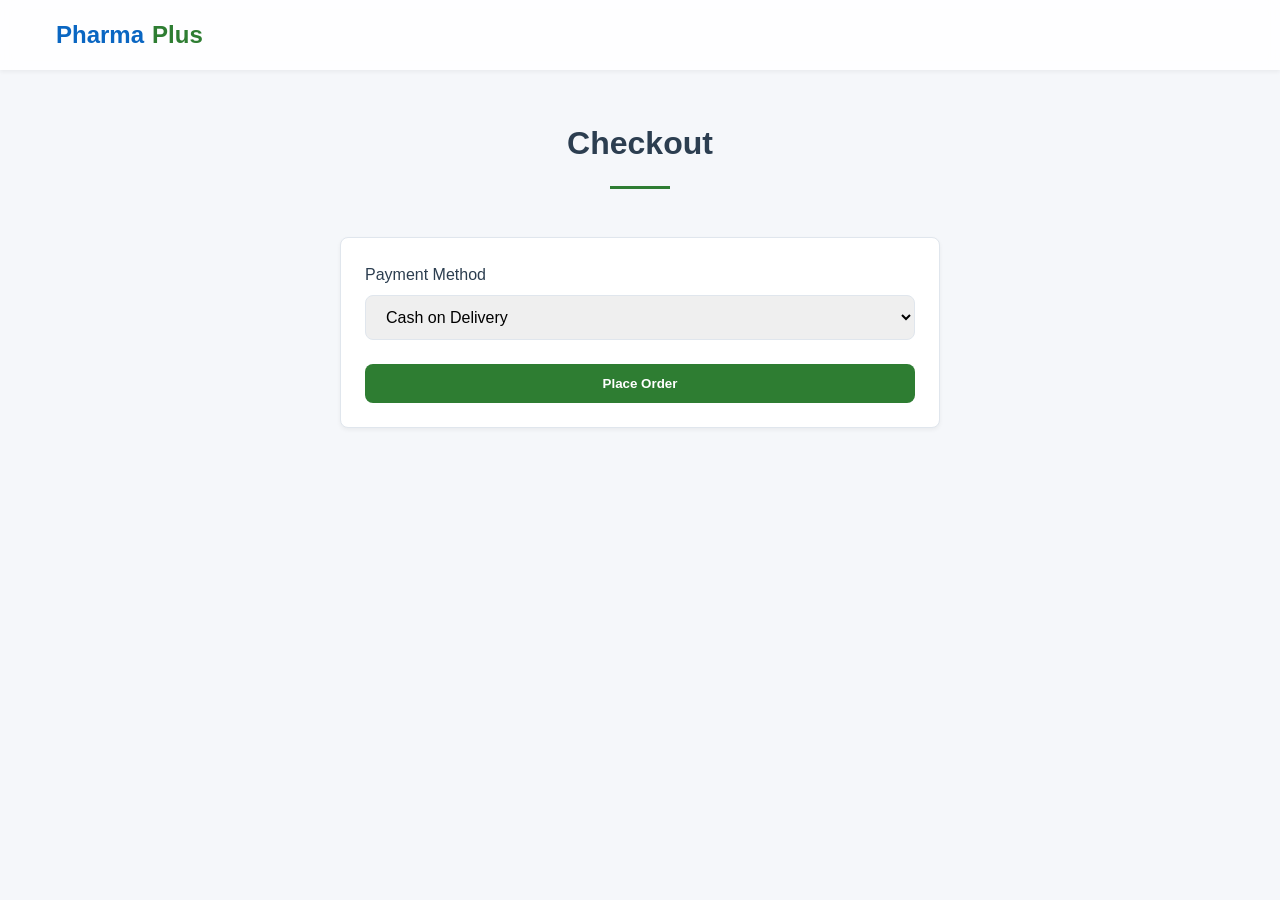
<file: frontend/checkout.html>
<!DOCTYPE html>
<html lang="en">
<head>
    <meta charset="UTF-8">
    <meta name="viewport" content="width=device-width, initial-scale=1.0">
    <title>Checkout - PharmaPlus</title>
    <link rel="stylesheet" href="css/index.css">
</head>
<body>
    <nav class="navbar">
        <div class="container nav-container">
            <a href="index.html" class="logo">Pharma<span>Plus</span></a>
        </div>
    </nav>

    <div class="container py-5">
        <h2 class="section-title">Checkout</h2>
        <div class="card" style="max-width: 600px; margin: 0 auto;">
            <form id="checkout-form">
                <div class="form-group">
                    <label class="form-label">Payment Method</label>
                    <select name="paymentMethod" class="form-control" required>
                        <option value="Cash on Delivery">Cash on Delivery</option>
                        <option value="Credit Card">Credit Card</option>
                    </select>
                </div>
                <button type="submit" class="btn btn-success" style="width: 100%;">Place Order</button>
            </form>
        </div>
    </div>

    <script src="js/script.js"></script>
    <script>
        function initCheckout() {
            const form = document.getElementById('checkout-form');
            form.addEventListener('submit', async (e) => {
                e.preventDefault();
                const data = Object.fromEntries(new FormData(form));
                try {
                    await fetchAPI('/orders', {
                        method: 'POST',
                        body: JSON.stringify(data)
                    });
                    showToast('Order placed successfully!');
                    setTimeout(() => window.location.href = 'orders.html', 1500);
                } catch (e) {}
            });
        }
    </script>
</body>
</html>
</file>
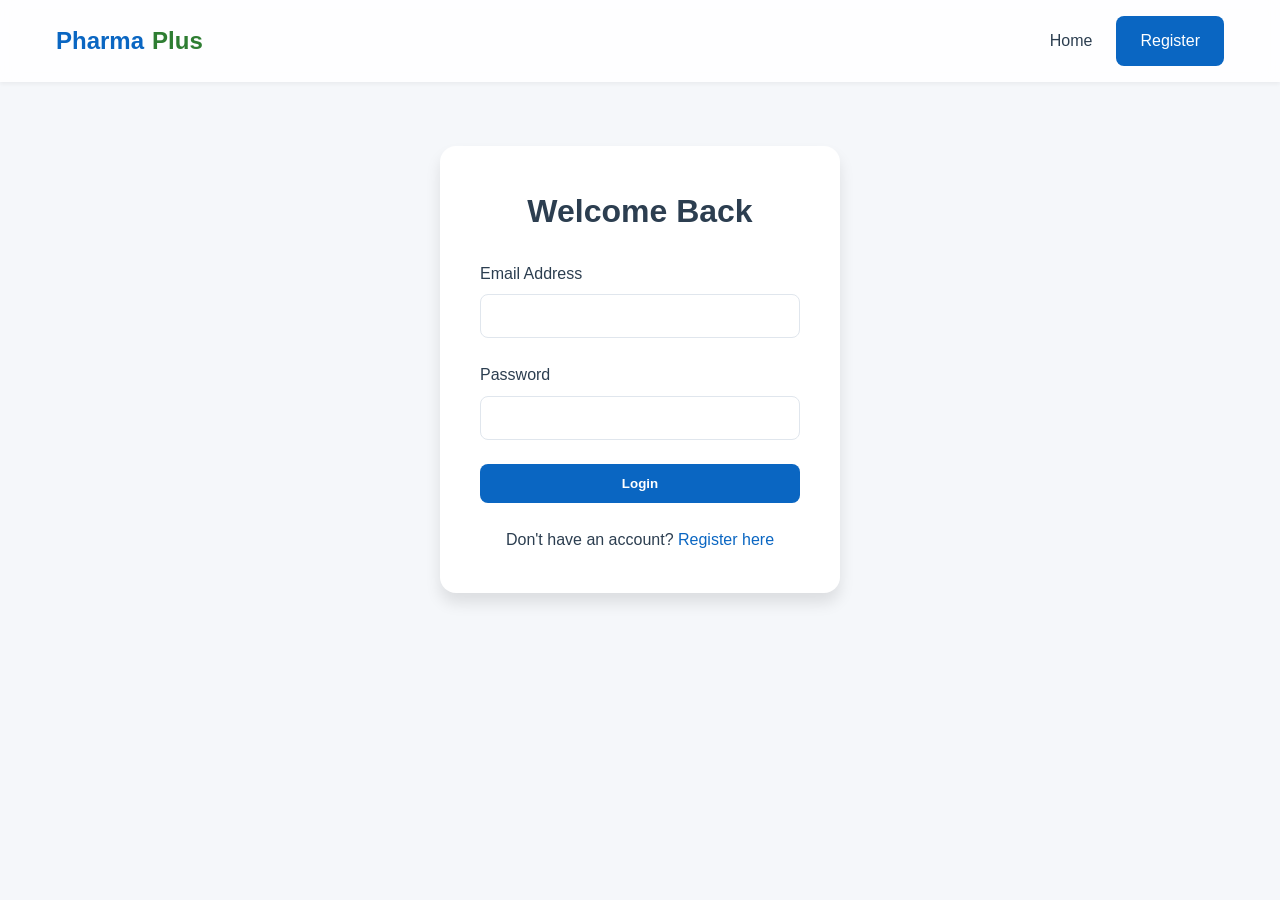
<file: frontend/login.html>
<!DOCTYPE html>
<html lang="en">
<head>
    <meta charset="UTF-8">
    <meta name="viewport" content="width=device-width, initial-scale=1.0">
    <title>Login - PharmaPlus</title>
    <link rel="stylesheet" href="css/index.css">
</head>
<body>
    <nav class="navbar">
        <div class="container nav-container">
            <a href="index.html" class="logo">Pharma<span>Plus</span></a>
            <div class="nav-links">
                <a href="index.html">Home</a>
                <a href="register.html" class="btn btn-primary" style="color: white;">Register</a>
            </div>
        </div>
    </nav>

    <div class="container">
        <div class="auth-container">
            <h2 class="text-center mb-3">Welcome Back</h2>
            <form id="login-form">
                <div class="form-group">
                    <label class="form-label">Email Address</label>
                    <input type="email" name="email" class="form-control" required>
                </div>
                <div class="form-group">
                    <label class="form-label">Password</label>
                    <input type="password" name="password" class="form-control" required>
                </div>
                <button type="submit" class="btn btn-primary" style="width: 100%;">Login</button>
            </form>
            <p class="text-center mt-3">
                Don't have an account? <a href="register.html">Register here</a>
            </p>
        </div>
    </div>

    <script src="js/script.js"></script>
</body>
</html>
</file>
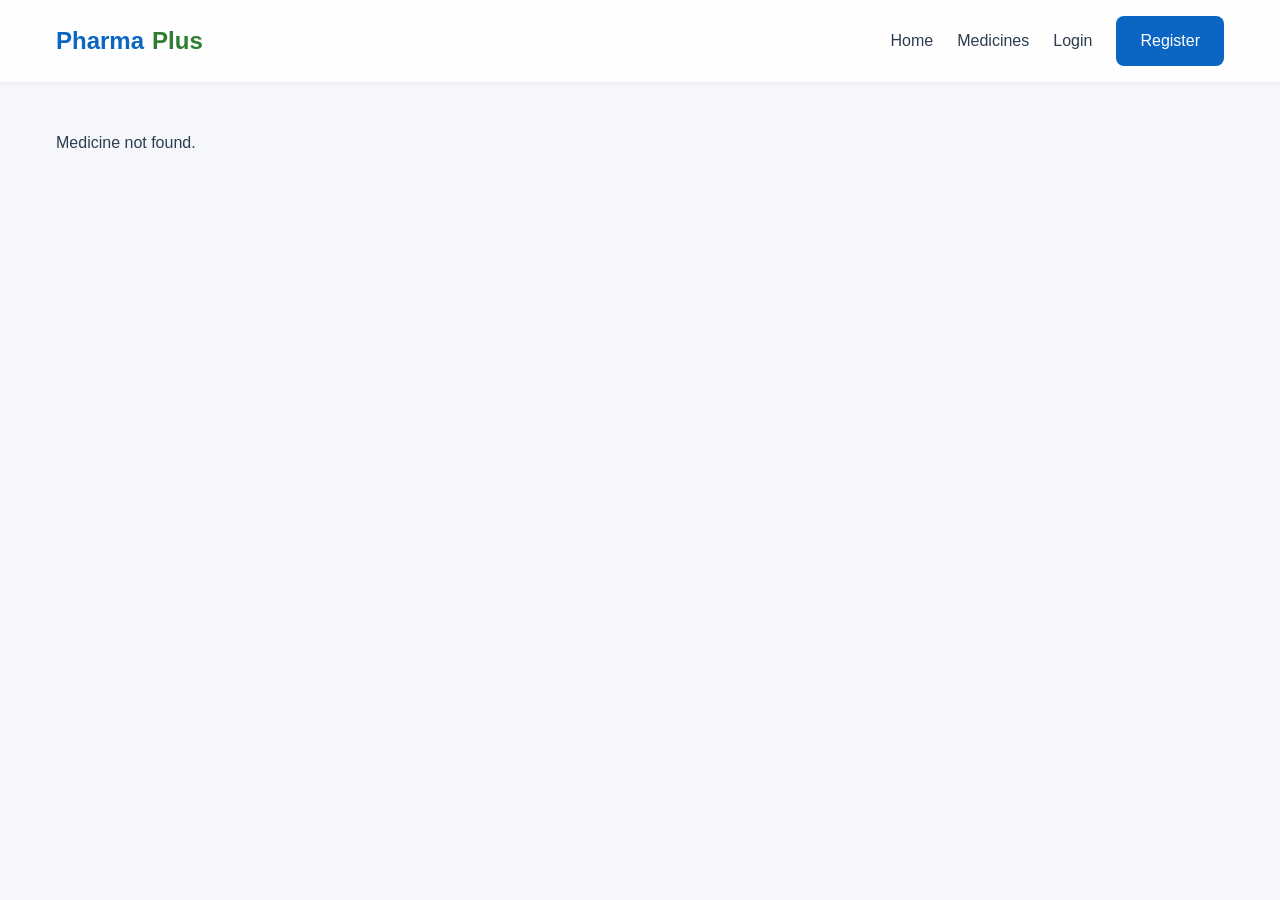
<file: frontend/medicine-details.html>
<!DOCTYPE html>
<html lang="en">
<head>
    <meta charset="UTF-8">
    <meta name="viewport" content="width=device-width, initial-scale=1.0">
    <title>Medicine Details - PharmaPlus</title>
    <link rel="stylesheet" href="css/index.css">
</head>
<body>
    <nav class="navbar">
        <div class="container nav-container">
            <a href="index.html" class="logo">Pharma<span>Plus</span></a>
            <div class="nav-links">
                <a href="index.html">Home</a>
                <a href="medicines.html">Medicines</a>
                <a href="cart.html" class="auth-only hidden cart-icon">Cart <span id="cart-badge" class="cart-badge hidden">0</span></a>
                <a href="orders.html" class="auth-only hidden">Orders</a>
                <a href="login.html" class="guest-only">Login</a>
                <a href="register.html" class="guest-only btn btn-primary" style="color: white;">Register</a>
                <a href="admin-dashboard.html" class="admin-only hidden">Admin</a>
                <a href="#" class="auth-only hidden logout-btn">Logout</a>
                <a href="profile.html" class="auth-only hidden user-name" style="font-weight: bold; color: var(--primary-green);"></a>
            </div>
        </div>
    </nav>

    <div class="container py-5" id="detail-container">
        <div class="loader"></div>
    </div>

    <script src="js/script.js"></script>
    <script>
        function initMedicineDetails() {
            const params = new URLSearchParams(window.location.search);
            const id = params.get('id');
            const container = document.getElementById('detail-container');
            
            if (!id) {
                container.innerHTML = '<p>Medicine not found.</p>';
                return;
            }

            fetchAPI(`/medicines/${id}`).then(med => {
                container.innerHTML = `
                    <div class="card d-flex flex-wrap gap-3">
                        <img src="${med.image || 'https://via.placeholder.com/400'}" alt="${med.medicineName}" style="max-width: 400px; width: 100%; border-radius: var(--radius-md);">
                        <div style="flex: 1; min-width: 300px;">
                            <h2 style="font-size: 2.5rem; margin-bottom: 0.5rem;">${med.medicineName}</h2>
                            <p class="badge badge-pending mb-2" style="display:inline-block;">${med.category}</p>
                            <h3 style="color: var(--primary-blue); font-size: 2rem; margin-bottom: 1.5rem;">$${med.price.toFixed(2)}</h3>
                            
                            <div class="mb-3">
                                <strong>Brand:</strong> ${med.brand}<br>
                                <strong>Manufacturer:</strong> ${med.manufacturer}<br>
                                <strong>In Stock:</strong> ${med.stock} units<br>
                                <strong>Expiry Date:</strong> ${med.expiryDate || 'N/A'}
                            </div>
                            
                            <p class="mb-4" style="color: var(--text-muted); line-height: 1.8;">${med.description}</p>
                            
                            <button class="btn btn-primary btn-lg" style="width: 200px;" onclick="addToCart('${med._id}')">Add to Cart</button>
                        </div>
                    </div>
                `;
            }).catch(() => {
                container.innerHTML = '<p>Failed to load details.</p>';
            });
        }
    </script>
</body>
</html>
</file>
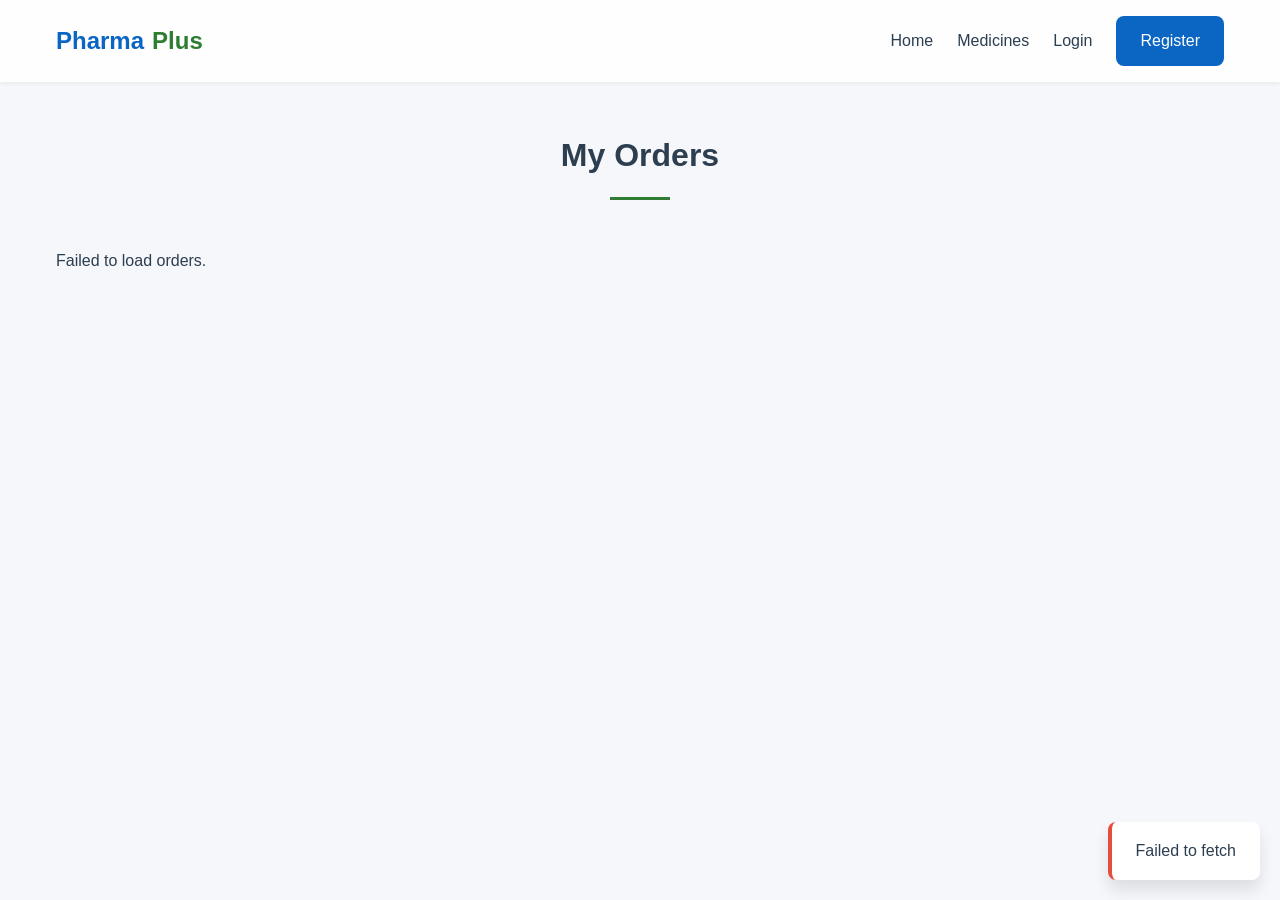
<file: frontend/orders.html>
<!DOCTYPE html>
<html lang="en">
<head>
    <meta charset="UTF-8">
    <meta name="viewport" content="width=device-width, initial-scale=1.0">
    <title>My Orders - PharmaPlus</title>
    <link rel="stylesheet" href="css/index.css">
</head>
<body>
    <nav class="navbar">
        <div class="container nav-container">
            <a href="index.html" class="logo">Pharma<span>Plus</span></a>
            <div class="nav-links">
                <a href="index.html">Home</a>
                <a href="medicines.html">Medicines</a>
                <a href="cart.html" class="auth-only hidden cart-icon">Cart <span id="cart-badge" class="cart-badge hidden">0</span></a>
                <a href="orders.html" class="auth-only hidden" style="color: var(--primary-blue); font-weight: bold;">Orders</a>
                <a href="login.html" class="guest-only">Login</a>
                <a href="register.html" class="guest-only btn btn-primary" style="color: white;">Register</a>
                <a href="admin-dashboard.html" class="admin-only hidden">Admin</a>
                <a href="#" class="auth-only hidden logout-btn">Logout</a>
                <a href="profile.html" class="auth-only hidden user-name" style="font-weight: bold; color: var(--primary-green);"></a>
            </div>
        </div>
    </nav>

    <div class="container py-5">
        <h2 class="section-title">My Orders</h2>
        <div id="orders-container">
            <div class="loader"></div>
        </div>
    </div>

    <script src="js/script.js"></script>
    <script>
        function initOrders() {
            const container = document.getElementById('orders-container');
            fetchAPI('/orders').then(orders => {
                if (orders.length === 0) {
                    container.innerHTML = '<p>You have no orders yet.</p>';
                    return;
                }
                container.innerHTML = orders.map(order => `
                    <div class="card mb-3">
                        <div class="d-flex justify-content-between align-items-center mb-2">
                            <h4>Order #${order._id.substring(0, 8)}</h4>
                            <div>
                                <span class="badge badge-${order.status.toLowerCase()}">${order.status}</span>
                                ${order.status === 'Pending' ? `<button class="btn btn-sm btn-danger ml-2" onclick="cancelOrder('${order._id}')">Cancel</button>` : ''}
                            </div>
                        </div>
                        <p><strong>Total:</strong> ₹${order.totalAmount.toFixed(2)}</p>
                        <p><strong>Payment Method:</strong> ${order.paymentMethod}</p>
                        <hr style="margin: 1rem 0; border: none; border-top: 1px solid var(--border-color);">
                        <p><strong>Items:</strong></p>
                        <ul>
                            ${order.items.map(item => `<li>${item.medicine?.medicineName || 'Unknown'} (x${item.quantity}) - ₹${(item.price * item.quantity).toFixed(2)}</li>`).join('')}
                        </ul>
                    </div>
                `).join('');
            }).catch(() => {
                container.innerHTML = '<p>Failed to load orders.</p>';
            });
        }
        
        async function cancelOrder(orderId) {
            if(!confirm('Are you sure you want to cancel this order?')) return;
            try {
                await fetchAPI(`/orders/${orderId}/cancel`, { method: 'PUT' });
                showToast('Order cancelled successfully');
                initOrders();
            } catch(e) {}
        }
    </script>
</body>
</html>
</file>
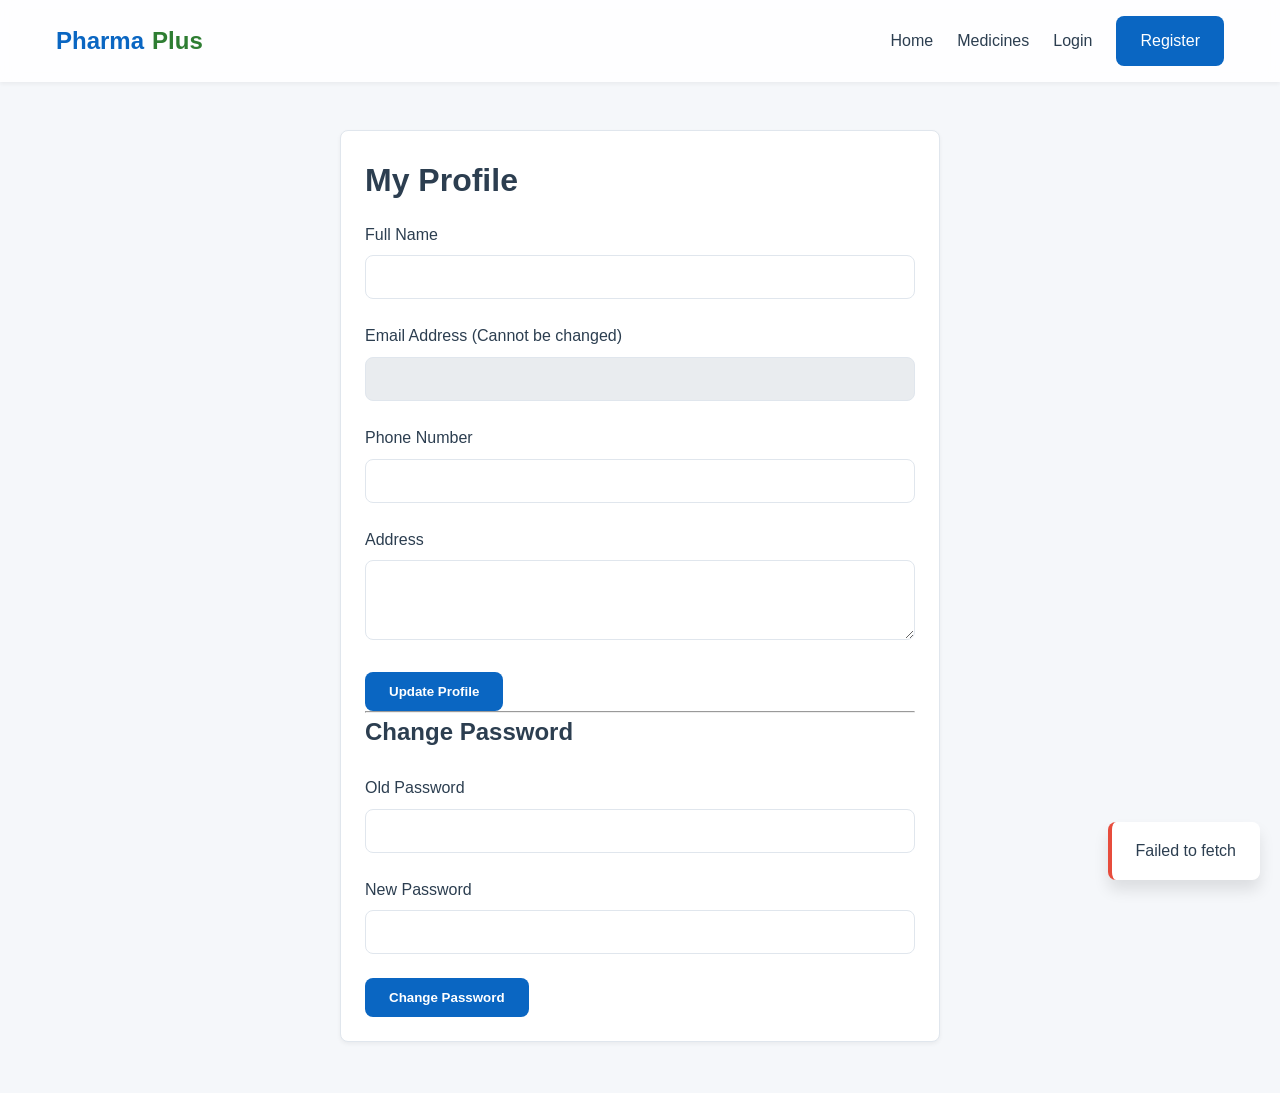
<file: frontend/profile.html>
<!DOCTYPE html>
<html lang="en">
<head>
    <meta charset="UTF-8">
    <meta name="viewport" content="width=device-width, initial-scale=1.0">
    <title>My Profile - PharmaPlus</title>
    <link rel="stylesheet" href="css/index.css">
</head>
<body>
    <nav class="navbar">
        <div class="container nav-container">
            <a href="index.html" class="logo">Pharma<span>Plus</span></a>
            <div class="nav-links">
                <a href="index.html">Home</a>
                <a href="medicines.html">Medicines</a>
                <a href="cart.html" class="auth-only hidden cart-icon">Cart <span id="cart-badge" class="cart-badge hidden">0</span></a>
                <a href="orders.html" class="auth-only hidden">Orders</a>
                <a href="login.html" class="guest-only">Login</a>
                <a href="register.html" class="guest-only btn btn-primary" style="color: white;">Register</a>
                <a href="admin-dashboard.html" class="admin-only hidden">Admin</a>
                <a href="#" class="auth-only hidden logout-btn">Logout</a>
                <a href="profile.html" class="auth-only hidden user-name" style="font-weight: bold; color: var(--primary-green);"></a>
            </div>
        </div>
    </nav>

    <div class="container py-5">
        <div class="card" style="max-width: 600px; margin: 0 auto;">
            <h2 class="mb-4">My Profile</h2>
            <form id="profile-form">
                <div class="form-group">
                    <label class="form-label">Full Name</label>
                    <input type="text" name="name" id="profile-name" class="form-control" required>
                </div>
                <div class="form-group">
                    <label class="form-label">Email Address (Cannot be changed)</label>
                    <input type="email" id="profile-email" class="form-control" readonly style="background: #e9ecef;">
                </div>
                <div class="form-group">
                    <label class="form-label">Phone Number</label>
                    <input type="text" name="phone" id="profile-phone" class="form-control">
                </div>
                <div class="form-group">
                    <label class="form-label">Address</label>
                    <textarea name="address" id="profile-address" class="form-control" rows="3"></textarea>
                </div>
                <button type="submit" class="btn btn-primary">Update Profile</button>
            </form>
            
            <hr class="my-4">
            
            <h3 class="mb-3">Change Password</h3>
            <form id="password-form">
                <div class="form-group">
                    <label class="form-label">Old Password</label>
                    <input type="password" name="oldPassword" class="form-control" required minlength="6">
                </div>
                <div class="form-group">
                    <label class="form-label">New Password</label>
                    <input type="password" name="newPassword" class="form-control" required minlength="6">
                </div>
                <button type="submit" class="btn btn-primary">Change Password</button>
            </form>
        </div>
    </div>

    <script src="js/script.js"></script>
    <script>
        document.addEventListener('DOMContentLoaded', async () => {
            try {
                const user = await fetchAPI('/profile');
                document.getElementById('profile-name').value = user.name || '';
                document.getElementById('profile-email').value = user.email || '';
                document.getElementById('profile-phone').value = user.phone || '';
                document.getElementById('profile-address').value = user.address || '';
            } catch(e) {}

            document.getElementById('profile-form').addEventListener('submit', async (e) => {
                e.preventDefault();
                const data = Object.fromEntries(new FormData(e.target));
                
                try {
                    await fetchAPI('/profile', {
                        method: 'PUT',
                        body: JSON.stringify(data)
                    });
                    showToast('Profile updated successfully');
                    
                    const localUser = getUser();
                    localUser.name = data.name;
                    localStorage.setItem('user', JSON.stringify(localUser));
                    updateNav();
                } catch(e) {}
            });
            
            document.getElementById('password-form').addEventListener('submit', async (e) => {
                e.preventDefault();
                const data = Object.fromEntries(new FormData(e.target));
                
                try {
                    await fetchAPI('/profile/password', {
                        method: 'PUT',
                        body: JSON.stringify(data)
                    });
                    showToast('Password changed successfully');
                    e.target.reset();
                } catch(e) {}
            });
        });
    </script>
</body>
</html>
</file>
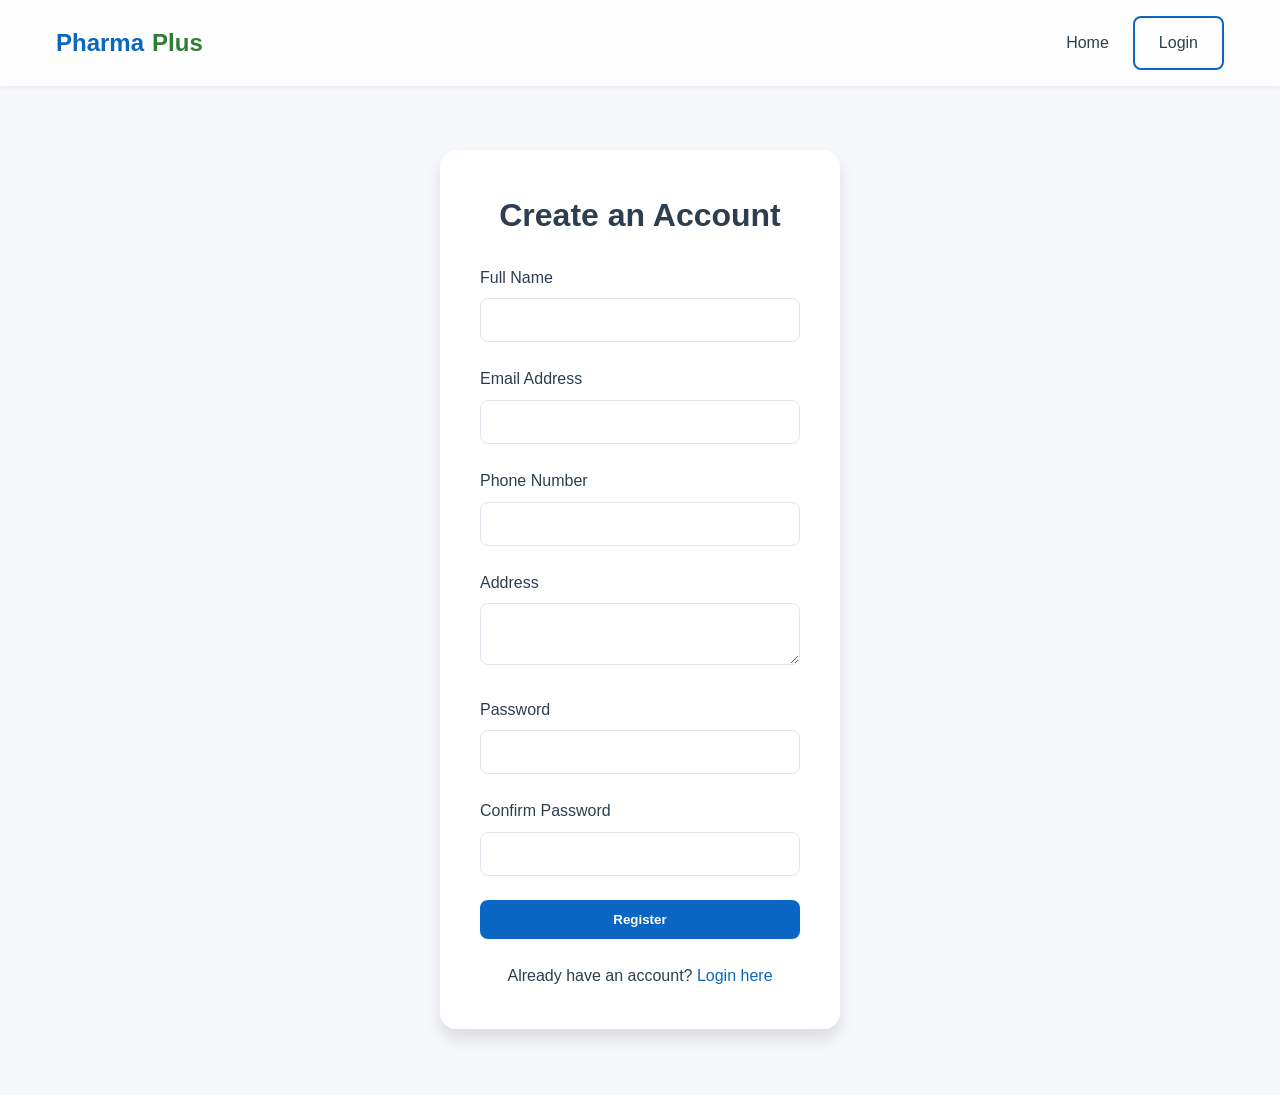
<file: frontend/register.html>
<!DOCTYPE html>
<html lang="en">
<head>
    <meta charset="UTF-8">
    <meta name="viewport" content="width=device-width, initial-scale=1.0">
    <title>Register - PharmaPlus</title>
    <link rel="stylesheet" href="css/index.css">
</head>
<body>
    <nav class="navbar">
        <div class="container nav-container">
            <a href="index.html" class="logo">Pharma<span>Plus</span></a>
            <div class="nav-links">
                <a href="index.html">Home</a>
                <a href="login.html" class="btn btn-outline">Login</a>
            </div>
        </div>
    </nav>

    <div class="container">
        <div class="auth-container">
            <h2 class="text-center mb-3">Create an Account</h2>
            <form id="register-form">
                <div class="form-group">
                    <label class="form-label">Full Name</label>
                    <input type="text" name="name" class="form-control" required>
                </div>
                <div class="form-group">
                    <label class="form-label">Email Address</label>
                    <input type="email" name="email" class="form-control" required>
                </div>
                <div class="form-group">
                    <label class="form-label">Phone Number</label>
                    <input type="text" name="phone" class="form-control">
                </div>
                <div class="form-group">
                    <label class="form-label">Address</label>
                    <textarea name="address" class="form-control" rows="2"></textarea>
                </div>
                <div class="form-group">
                    <label class="form-label">Password</label>
                    <input type="password" name="password" class="form-control" required minlength="6">
                </div>
                <div class="form-group">
                    <label class="form-label">Confirm Password</label>
                    <input type="password" name="confirmPassword" class="form-control" required minlength="6">
                </div>
                <input type="hidden" name="role" value="customer">
                <button type="submit" class="btn btn-primary" style="width: 100%;">Register</button>
            </form>
            <p class="text-center mt-3">
                Already have an account? <a href="login.html">Login here</a>
            </p>
        </div>
    </div>

    <script src="js/script.js"></script>
</body>
</html>
</file>
<file: frontend/css/index.css>
/* ==========================================================================
   Base Styles & Variables
   ========================================================================== */
:root {
    --primary-blue: #0A66C2;
    --primary-blue-hover: #004182;
    --primary-green: #2E7D32;
    --primary-green-hover: #1B5E20;
    --secondary-teal: #00838F;
    
    --bg-light: #F5F7FA;
    --bg-white: #FFFFFF;
    
    --text-main: #2C3E50;
    --text-muted: #7F8C8D;
    
    --danger: #E74C3C;
    --warning: #F1C40F;
    --success: #27AE60;
    
    --border-color: #E0E6ED;
    --shadow-sm: 0 2px 4px rgba(0,0,0,0.05);
    --shadow-md: 0 4px 6px rgba(0,0,0,0.1);
    --shadow-lg: 0 10px 15px rgba(0,0,0,0.1);
    --glass-bg: rgba(255, 255, 255, 0.85);
    
    --radius-sm: 4px;
    --radius-md: 8px;
    --radius-lg: 16px;
    
    --transition: all 0.3s ease;
    --font-family: 'Inter', -apple-system, BlinkMacSystemFont, "Segoe UI", Roboto, Helvetica, Arial, sans-serif;
}

* {
    margin: 0;
    padding: 0;
    box-sizing: border-box;
}

body {
    font-family: var(--font-family);
    background-color: var(--bg-light);
    color: var(--text-main);
    line-height: 1.6;
    overflow-x: hidden;
}

a {
    text-decoration: none;
    color: var(--primary-blue);
    transition: var(--transition);
}

a:hover {
    color: var(--primary-blue-hover);
}

ul {
    list-style: none;
}

img {
    max-width: 100%;
    display: block;
}

/* ==========================================================================
   Typography
   ========================================================================== */
h1, h2, h3, h4, h5, h6 {
    font-weight: 700;
    color: var(--text-main);
    margin-bottom: 1rem;
}

h1 { font-size: 2.5rem; }
h2 { font-size: 2rem; }
h3 { font-size: 1.5rem; }

/* ==========================================================================
   Utility Classes
   ========================================================================== */
.container {
    width: 100%;
    max-width: 1200px;
    margin: 0 auto;
    padding: 0 1rem;
}

.text-center { text-align: center; }
.text-right { text-align: right; }
.d-flex { display: flex; }
.flex-column { flex-direction: column; }
.align-items-center { align-items: center; }
.justify-content-between { justify-content: space-between; }
.justify-content-center { justify-content: center; }
.flex-wrap { flex-wrap: wrap; }
.gap-1 { gap: 0.5rem; }
.gap-2 { gap: 1rem; }
.gap-3 { gap: 1.5rem; }
.mt-1 { margin-top: 0.5rem; }
.mt-2 { margin-top: 1rem; }
.mt-3 { margin-top: 1.5rem; }
.mt-4 { margin-top: 2rem; }
.mt-5 { margin-top: 3rem; }
.mb-1 { margin-bottom: 0.5rem; }
.mb-2 { margin-bottom: 1rem; }
.mb-3 { margin-bottom: 1.5rem; }
.py-5 { padding-top: 3rem; padding-bottom: 3rem; }

.hidden { display: none !important; }

/* ==========================================================================
   Buttons
   ========================================================================== */
.btn {
    display: inline-block;
    padding: 0.75rem 1.5rem;
    font-weight: 600;
    border: none;
    border-radius: var(--radius-md);
    cursor: pointer;
    transition: var(--transition);
    text-align: center;
}

.btn-primary {
    background-color: var(--primary-blue);
    color: white;
}

.btn-primary:hover {
    background-color: var(--primary-blue-hover);
    transform: translateY(-2px);
    box-shadow: var(--shadow-md);
    color: white;
}

.btn-success {
    background-color: var(--primary-green);
    color: white;
}

.btn-success:hover {
    background-color: var(--primary-green-hover);
    transform: translateY(-2px);
    color: white;
}

.btn-danger {
    background-color: var(--danger);
    color: white;
}

.btn-outline {
    background-color: transparent;
    border: 2px solid var(--primary-blue);
    color: var(--primary-blue);
}

.btn-outline:hover {
    background-color: var(--primary-blue);
    color: white;
}

/* ==========================================================================
   Navigation
   ========================================================================== */
.navbar {
    background-color: var(--glass-bg);
    backdrop-filter: blur(10px);
    position: sticky;
    top: 0;
    z-index: 1000;
    box-shadow: var(--shadow-sm);
    padding: 1rem 0;
}

.nav-container {
    display: flex;
    justify-content: space-between;
    align-items: center;
}

.logo {
    font-size: 1.5rem;
    font-weight: 800;
    color: var(--primary-blue);
    display: flex;
    align-items: center;
    gap: 0.5rem;
}

.logo span {
    color: var(--primary-green);
}

.nav-links {
    display: flex;
    gap: 1.5rem;
    align-items: center;
}

.nav-links a {
    color: var(--text-main);
    font-weight: 500;
    position: relative;
}

.nav-links a::after {
    content: '';
    position: absolute;
    width: 0;
    height: 2px;
    bottom: -4px;
    left: 0;
    background-color: var(--primary-blue);
    transition: width 0.3s;
}

.nav-links a:hover::after {
    width: 100%;
}

.cart-icon {
    position: relative;
}

.cart-badge {
    position: absolute;
    top: -8px;
    right: -10px;
    background-color: var(--danger);
    color: white;
    font-size: 0.75rem;
    border-radius: 50%;
    padding: 2px 6px;
    font-weight: bold;
}

/* ==========================================================================
   Hero Section
   ========================================================================== */
.hero {
    background: linear-gradient(135deg, #e3f2fd 0%, #bbdefb 100%);
    padding: 6rem 0;
    position: relative;
    overflow: hidden;
}

.hero-content {
    max-width: 600px;
}

.hero h1 {
    font-size: 3rem;
    color: var(--primary-blue);
    margin-bottom: 1.5rem;
}

.hero p {
    font-size: 1.25rem;
    color: var(--text-main);
    margin-bottom: 2rem;
}

.search-bar {
    display: flex;
    background: white;
    border-radius: var(--radius-lg);
    padding: 0.5rem;
    box-shadow: var(--shadow-md);
    max-width: 500px;
}

.search-bar input {
    flex: 1;
    border: none;
    padding: 0.5rem 1rem;
    font-size: 1rem;
    outline: none;
    background: transparent;
}

.hero-shape {
    position: absolute;
    right: -5%;
    top: -10%;
    width: 50%;
    height: 120%;
    background: url('https://images.unsplash.com/photo-1585435557343-3b092031a831?ixlib=rb-1.2.1&auto=format&fit=crop&w=800&q=80') center/cover;
    clip-path: polygon(25% 0%, 100% 0%, 100% 100%, 0% 100%);
    border-radius: var(--radius-lg);
}

/* ==========================================================================
   Cards & Layouts
   ========================================================================== */
.section-title {
    text-align: center;
    margin-bottom: 3rem;
    position: relative;
}

.section-title::after {
    content: '';
    display: block;
    width: 60px;
    height: 3px;
    background-color: var(--primary-green);
    margin: 1rem auto 0;
}

.grid {
    display: grid;
    grid-template-columns: repeat(auto-fit, minmax(250px, 1fr));
    gap: 2rem;
}

.card {
    background: var(--bg-white);
    border-radius: var(--radius-md);
    box-shadow: var(--shadow-sm);
    padding: 1.5rem;
    transition: var(--transition);
    border: 1px solid var(--border-color);
}

.card:hover {
    transform: translateY(-5px);
    box-shadow: var(--shadow-lg);
}

.medicine-card {
    display: flex;
    flex-direction: column;
    height: 100%;
}

.medicine-img {
    width: 100%;
    height: 200px;
    object-fit: cover;
    border-radius: var(--radius-md);
    margin-bottom: 1rem;
}

.medicine-title {
    font-size: 1.25rem;
    margin-bottom: 0.5rem;
}

.medicine-category {
    font-size: 0.875rem;
    color: var(--text-muted);
    margin-bottom: 1rem;
}

.medicine-price {
    font-size: 1.5rem;
    font-weight: bold;
    color: var(--primary-blue);
    margin-top: auto;
    margin-bottom: 1rem;
}

/* ==========================================================================
   Forms
   ========================================================================== */
.form-group {
    margin-bottom: 1.5rem;
}

.form-label {
    display: block;
    margin-bottom: 0.5rem;
    font-weight: 500;
}

.form-control {
    width: 100%;
    padding: 0.75rem 1rem;
    border: 1px solid var(--border-color);
    border-radius: var(--radius-md);
    font-size: 1rem;
    transition: var(--transition);
}

.form-control:focus {
    outline: none;
    border-color: var(--primary-blue);
    box-shadow: 0 0 0 3px rgba(10, 102, 194, 0.1);
}

.auth-container {
    max-width: 400px;
    margin: 4rem auto;
    background: var(--bg-white);
    padding: 2.5rem;
    border-radius: var(--radius-lg);
    box-shadow: var(--shadow-lg);
}

/* ==========================================================================
   Tables & Dashboard
   ========================================================================== */
.table-responsive {
    overflow-x: auto;
}

table {
    width: 100%;
    border-collapse: collapse;
    margin-bottom: 1rem;
}

th, td {
    padding: 1rem;
    text-align: left;
    border-bottom: 1px solid var(--border-color);
}

th {
    background-color: #f8f9fa;
    font-weight: 600;
}

.badge {
    padding: 0.25rem 0.5rem;
    border-radius: var(--radius-sm);
    font-size: 0.875rem;
    font-weight: 600;
}

.badge-pending { background: var(--warning); color: #fff; }
.badge-delivered { background: var(--success); color: #fff; }
.badge-cancelled { background: var(--danger); color: #fff; }

/* Dashboard layout */
.dashboard-layout {
    display: flex;
    min-height: calc(100vh - 70px);
}

.sidebar {
    width: 250px;
    background: var(--bg-white);
    border-right: 1px solid var(--border-color);
    padding: 2rem 1rem;
}

.sidebar-menu a {
    display: block;
    padding: 0.75rem 1rem;
    color: var(--text-main);
    border-radius: var(--radius-md);
    margin-bottom: 0.5rem;
    font-weight: 500;
}

.sidebar-menu a:hover, .sidebar-menu a.active {
    background-color: var(--primary-blue);
    color: white;
}

.main-content {
    flex: 1;
    padding: 2rem;
    background: var(--bg-light);
}

/* ==========================================================================
   Toasts & Loaders
   ========================================================================== */
.toast-container {
    position: fixed;
    bottom: 20px;
    right: 20px;
    z-index: 9999;
    display: flex;
    flex-direction: column;
    gap: 10px;
}

.toast {
    background: white;
    padding: 1rem 1.5rem;
    border-radius: var(--radius-md);
    box-shadow: var(--shadow-lg);
    display: flex;
    align-items: center;
    gap: 1rem;
    transform: translateX(100%);
    animation: slideIn 0.3s forwards;
    border-left: 4px solid var(--primary-blue);
}

.toast.success { border-color: var(--success); }
.toast.error { border-color: var(--danger); }

@keyframes slideIn {
    to { transform: translateX(0); }
}

.loader {
    border: 4px solid #f3f3f3;
    border-top: 4px solid var(--primary-blue);
    border-radius: 50%;
    width: 40px;
    height: 40px;
    animation: spin 1s linear infinite;
    margin: 2rem auto;
}

@keyframes spin {
    0% { transform: rotate(0deg); }
    100% { transform: rotate(360deg); }
}

/* ==========================================================================
   Footer
   ========================================================================== */
footer {
    background-color: #2C3E50;
    color: white;
    padding: 4rem 0 2rem;
    margin-top: 4rem;
}

.footer-grid {
    display: grid;
    grid-template-columns: repeat(auto-fit, minmax(200px, 1fr));
    gap: 3rem;
    margin-bottom: 3rem;
}

.footer-col h3 {
    color: white;
    margin-bottom: 1.5rem;
}

.footer-links a {
    color: #cbd5e1;
    display: block;
    margin-bottom: 0.5rem;
}

.footer-links a:hover {
    color: white;
    padding-left: 5px;
}

.footer-bottom {
    text-align: center;
    padding-top: 2rem;
    border-top: 1px solid rgba(255,255,255,0.1);
    color: #cbd5e1;
}

/* Responsive */
@media (max-width: 768px) {
    .nav-links {
        display: none;
    }
    .hero-shape {
        display: none;
    }
    .hero {
        text-align: center;
    }
    .dashboard-layout {
        flex-direction: column;
    }
    .sidebar {
        width: 100%;
        border-right: none;
        border-bottom: 1px solid var(--border-color);
    }
}
</file>
